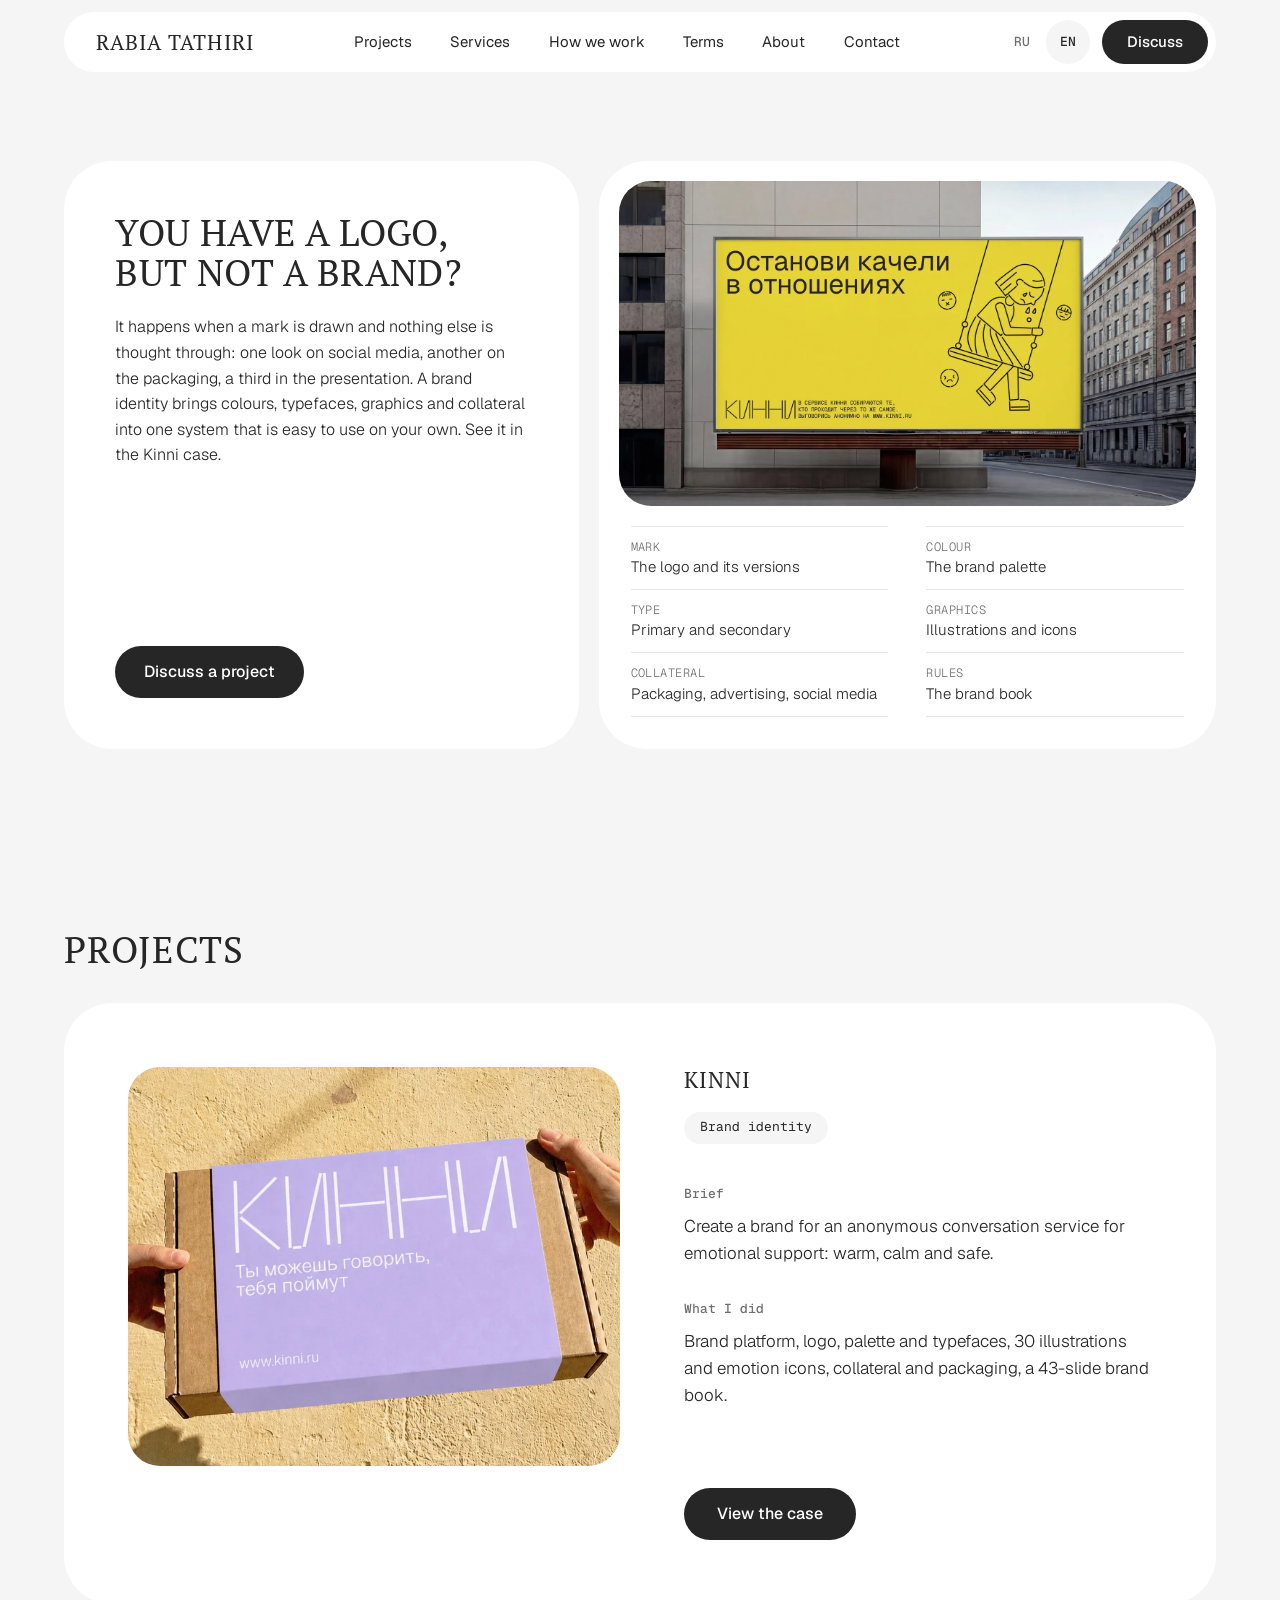
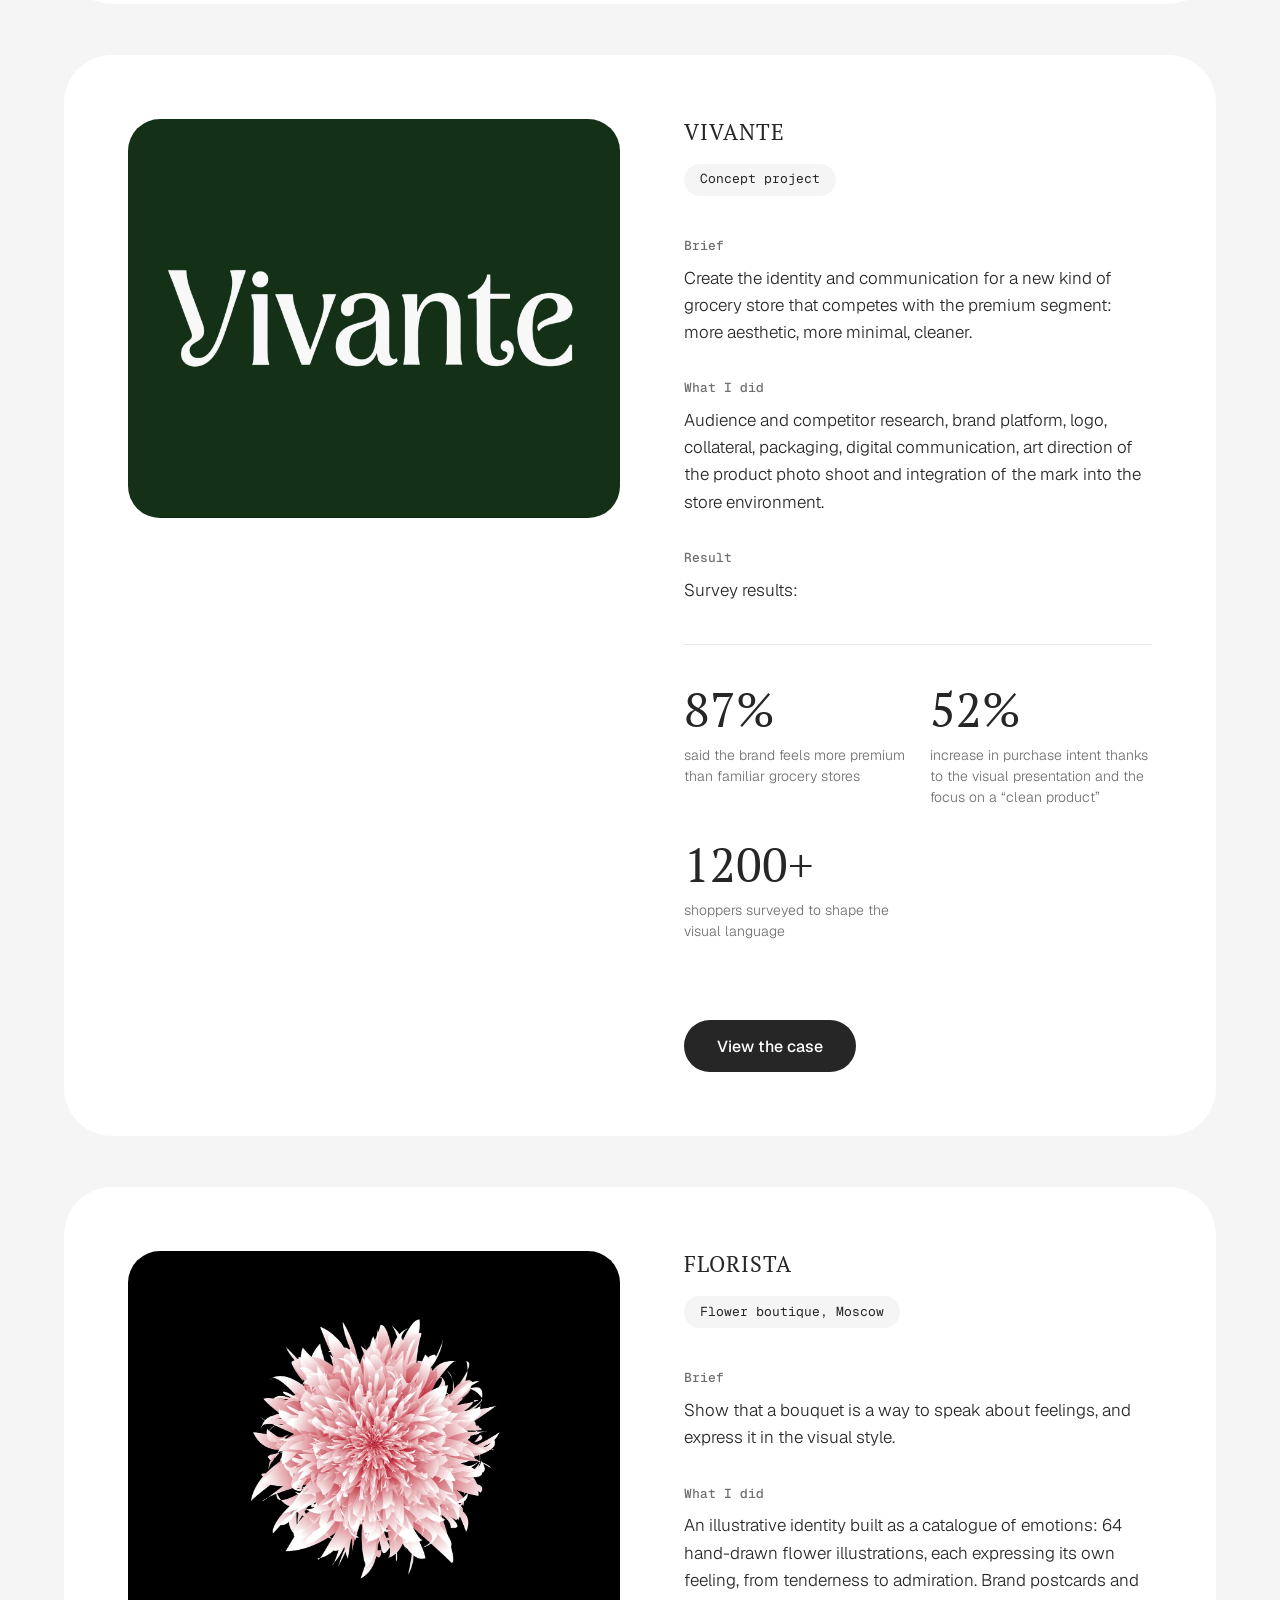
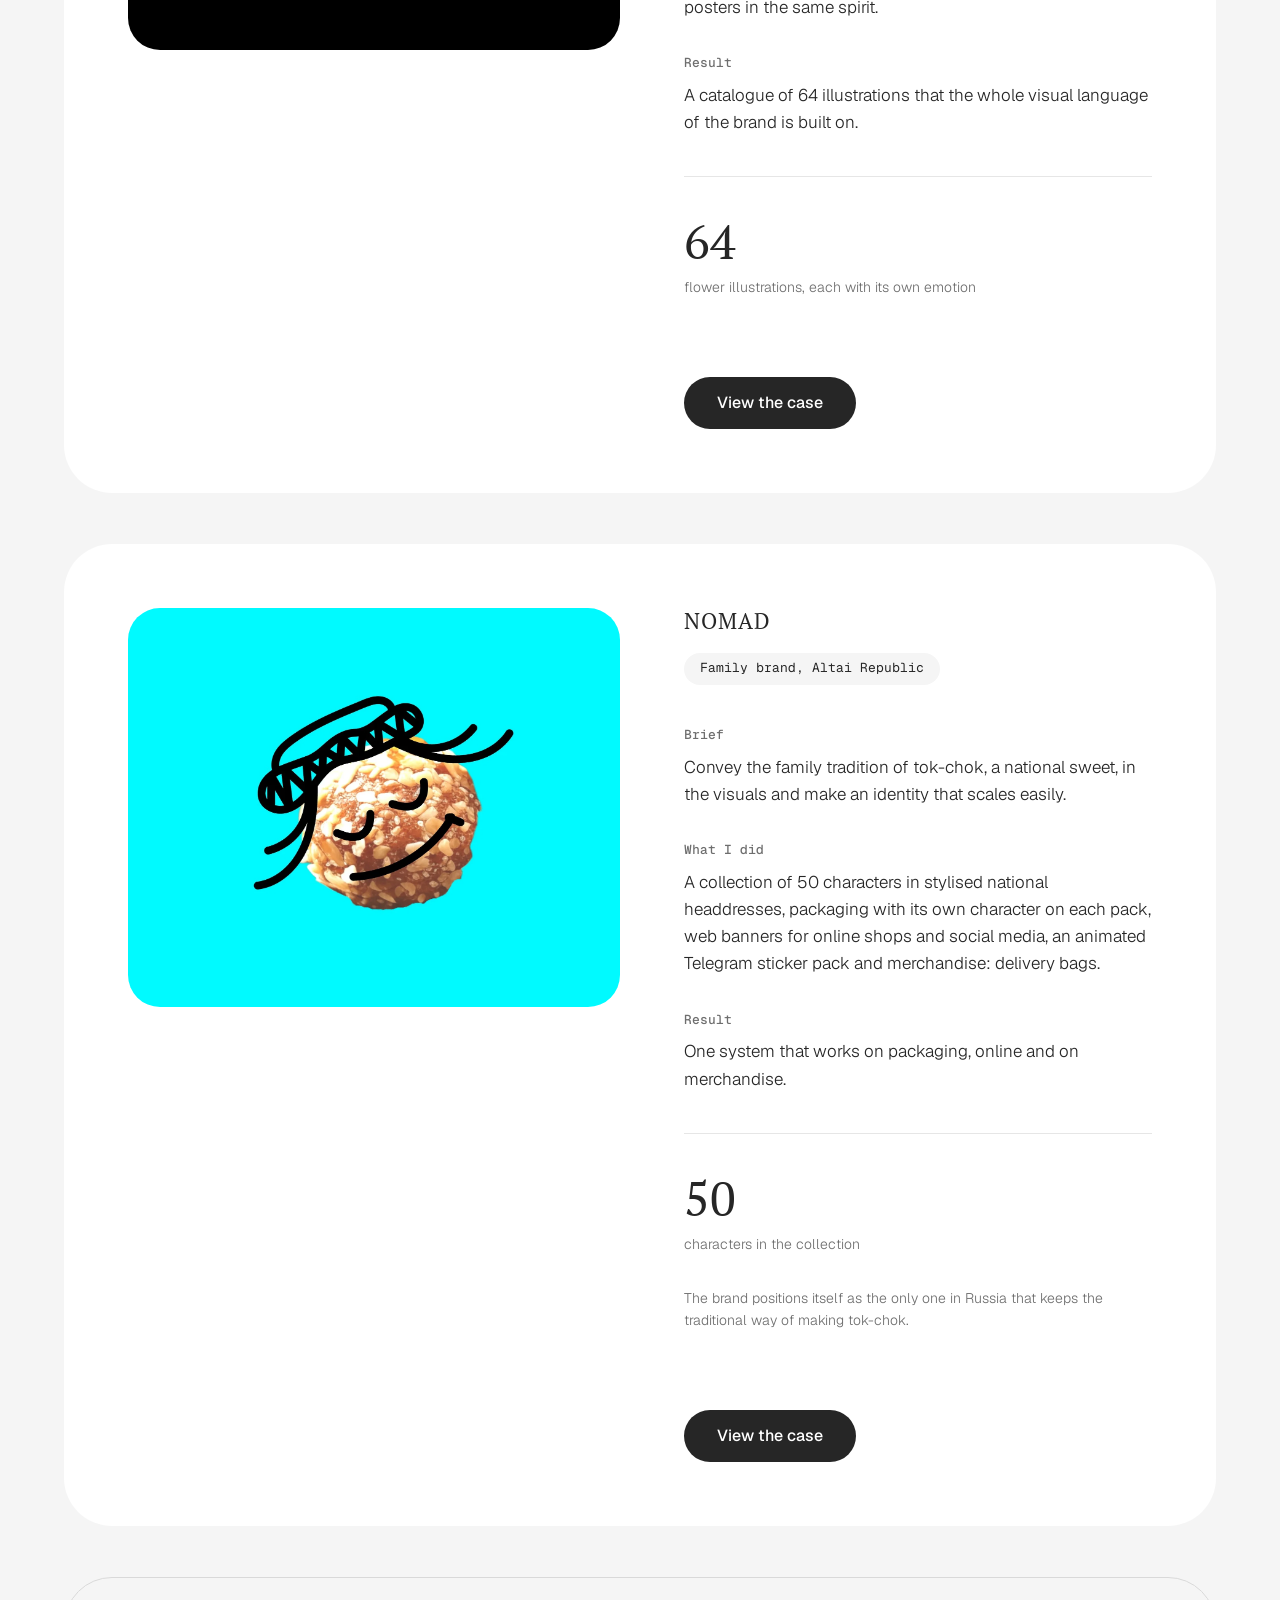
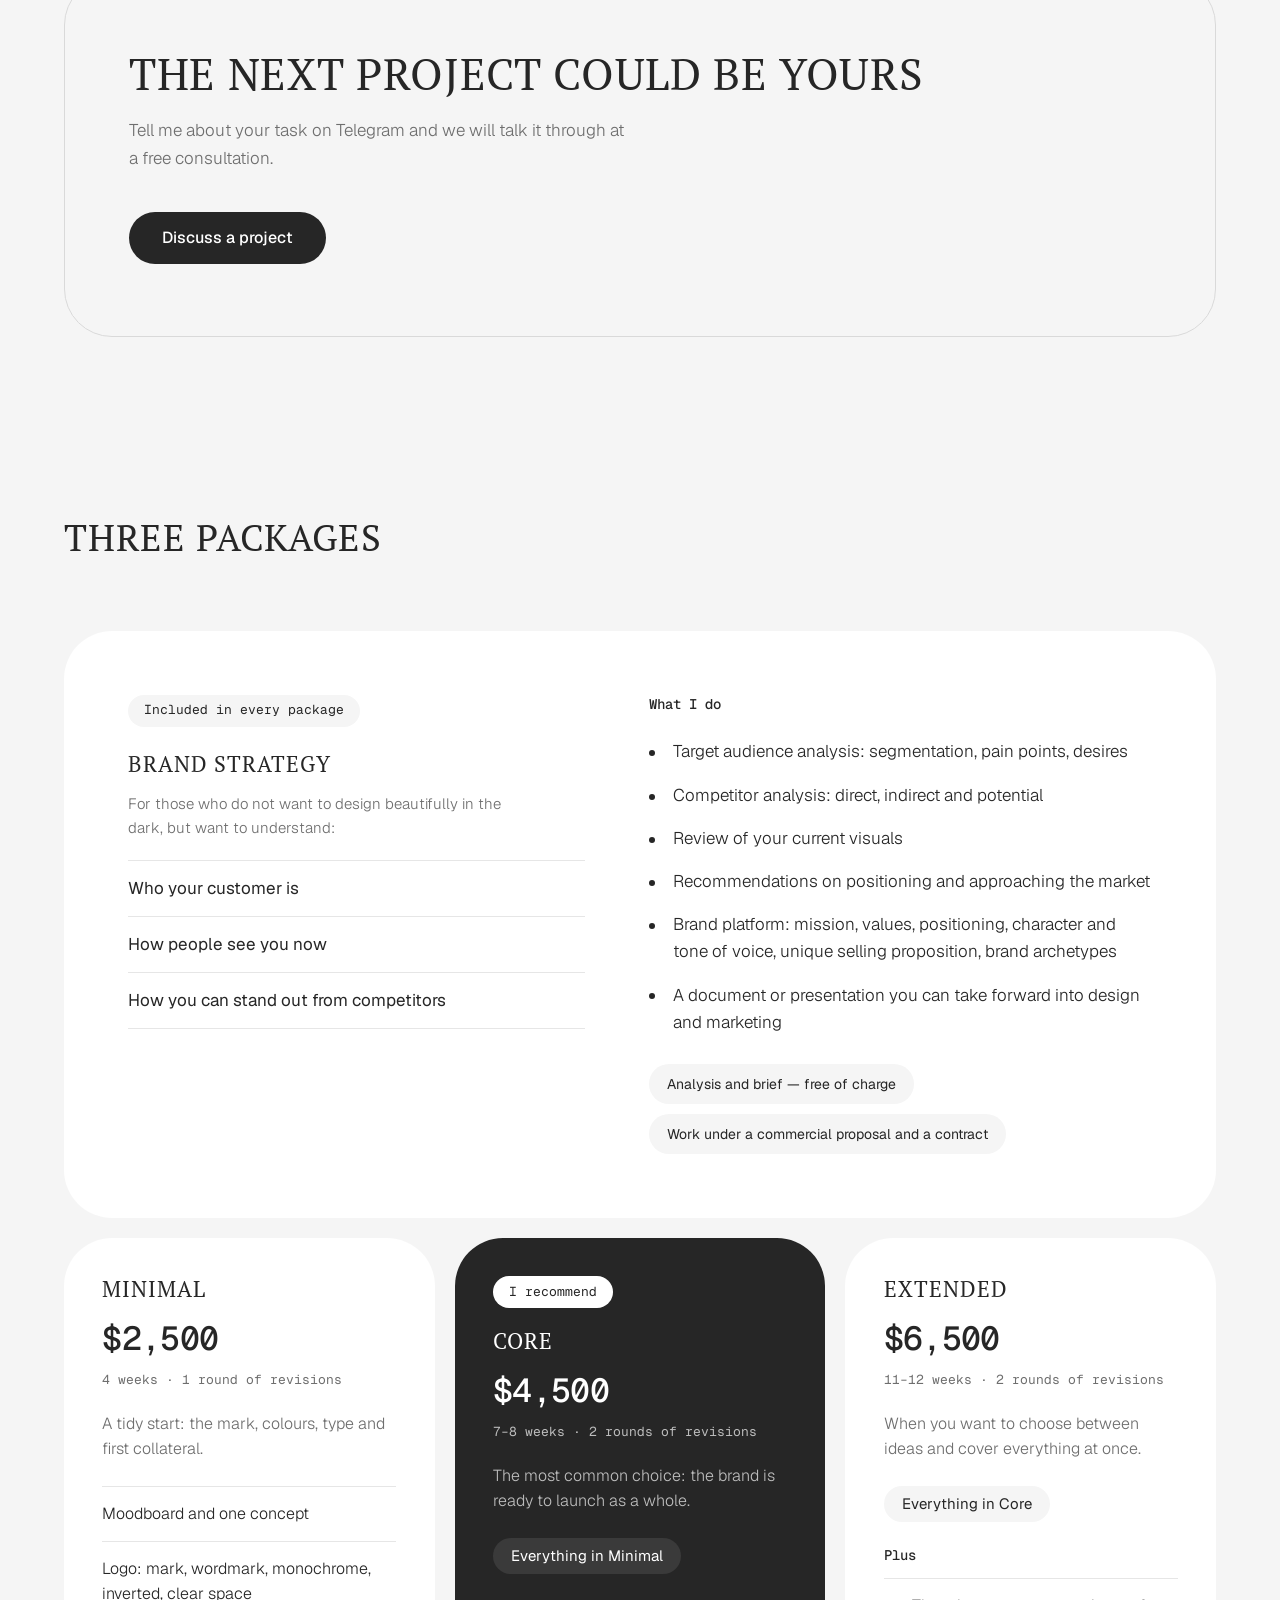
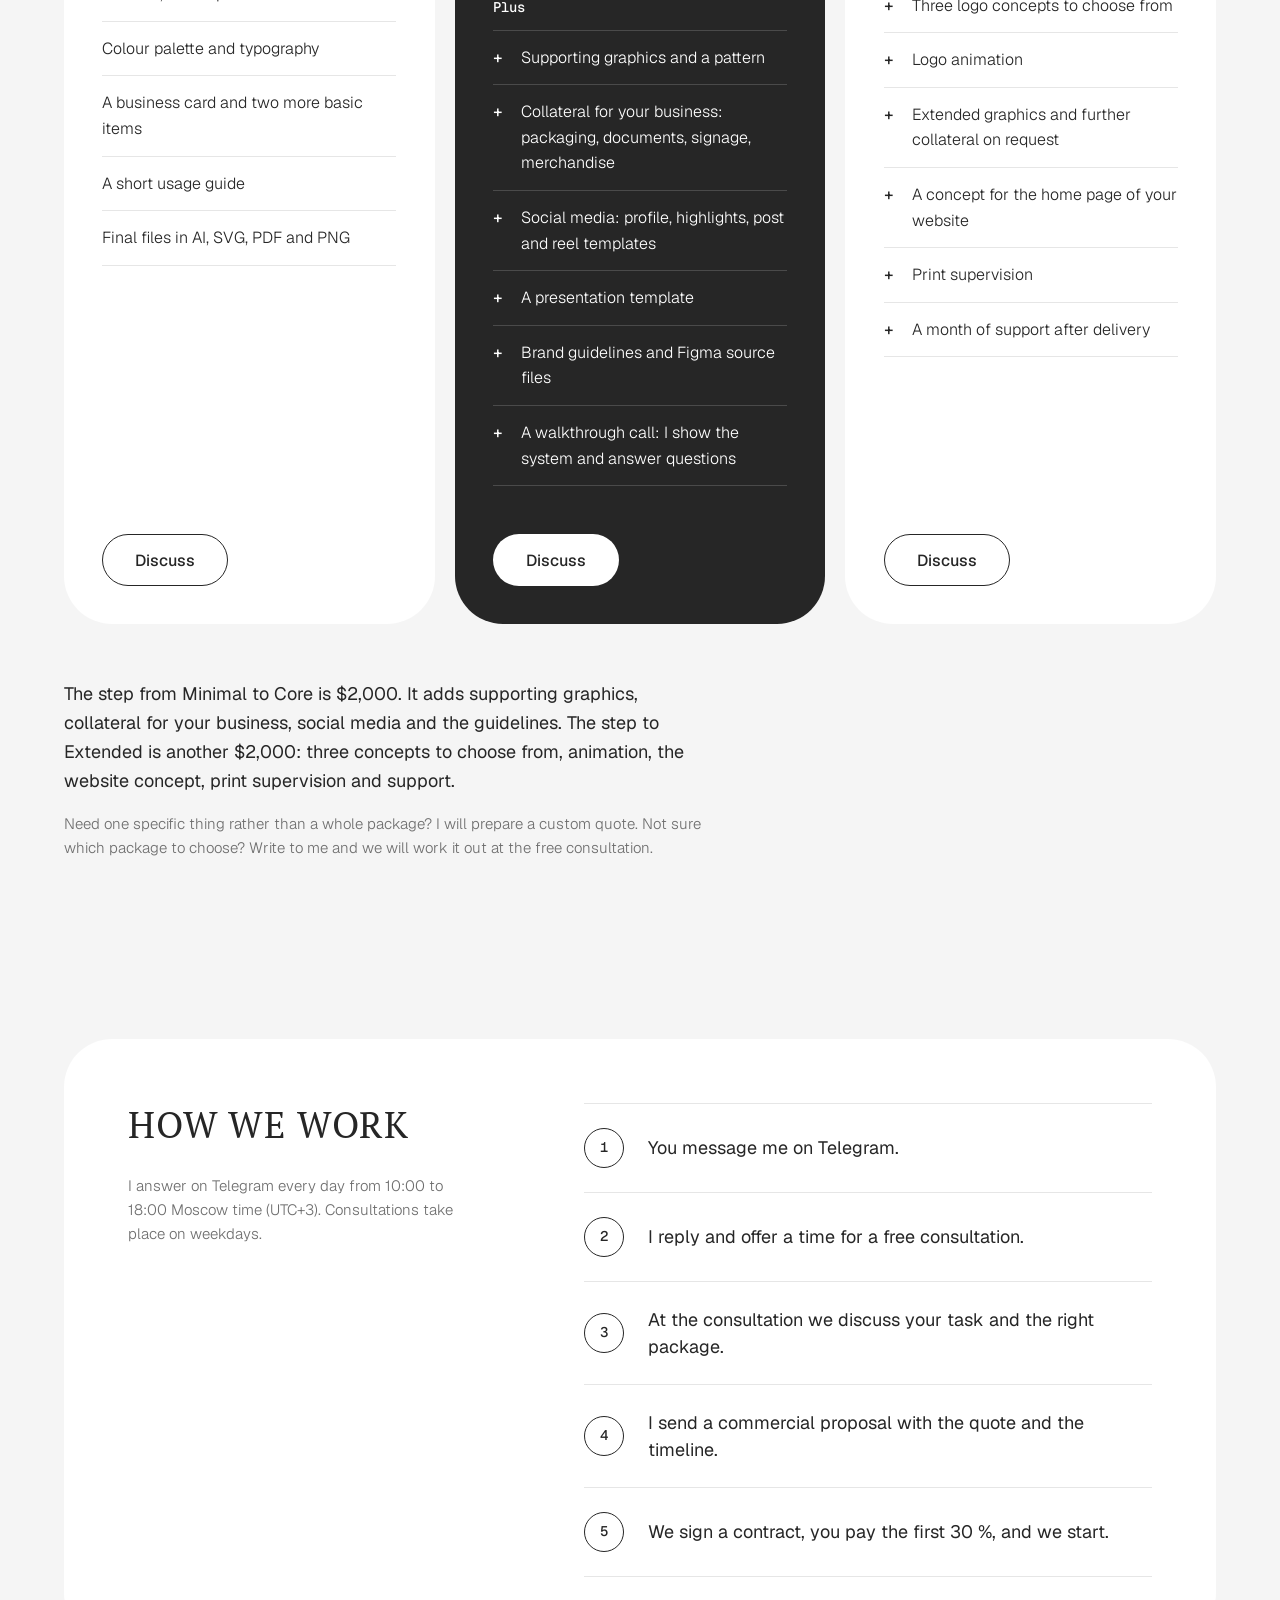
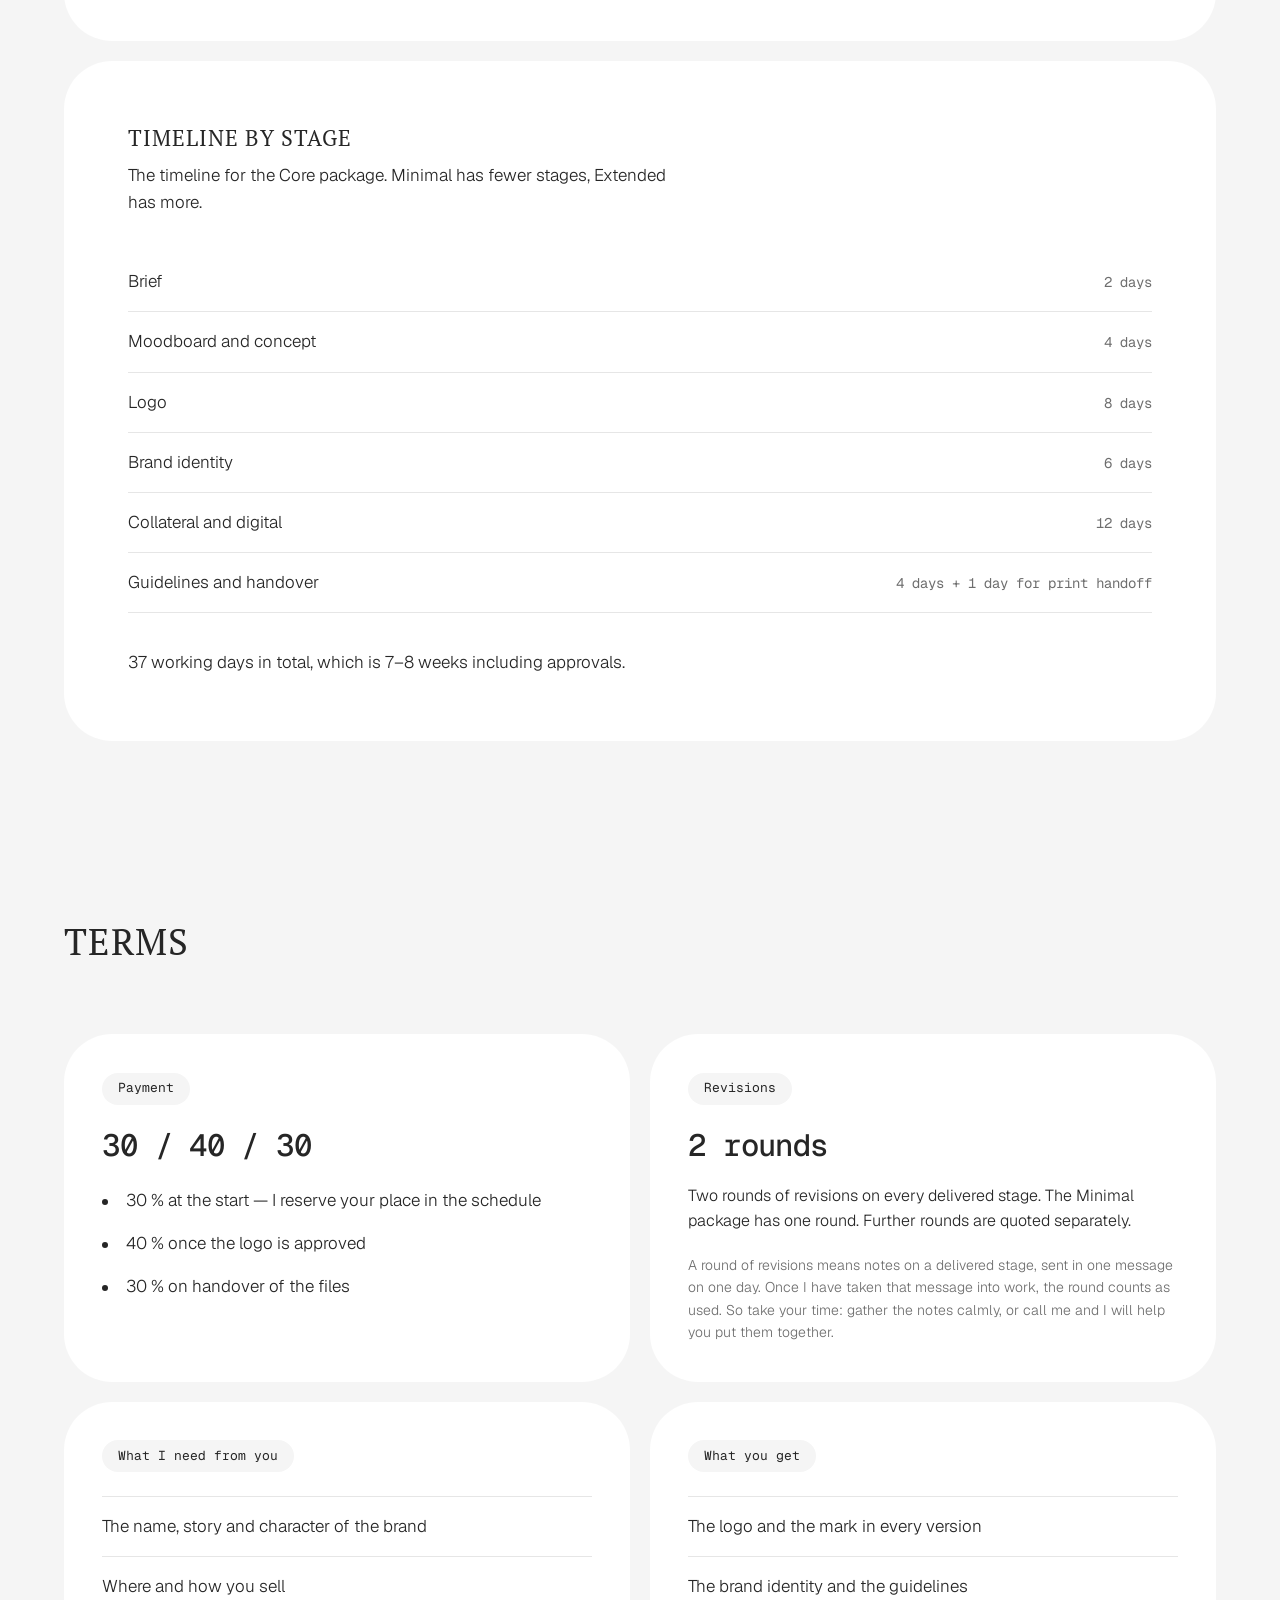
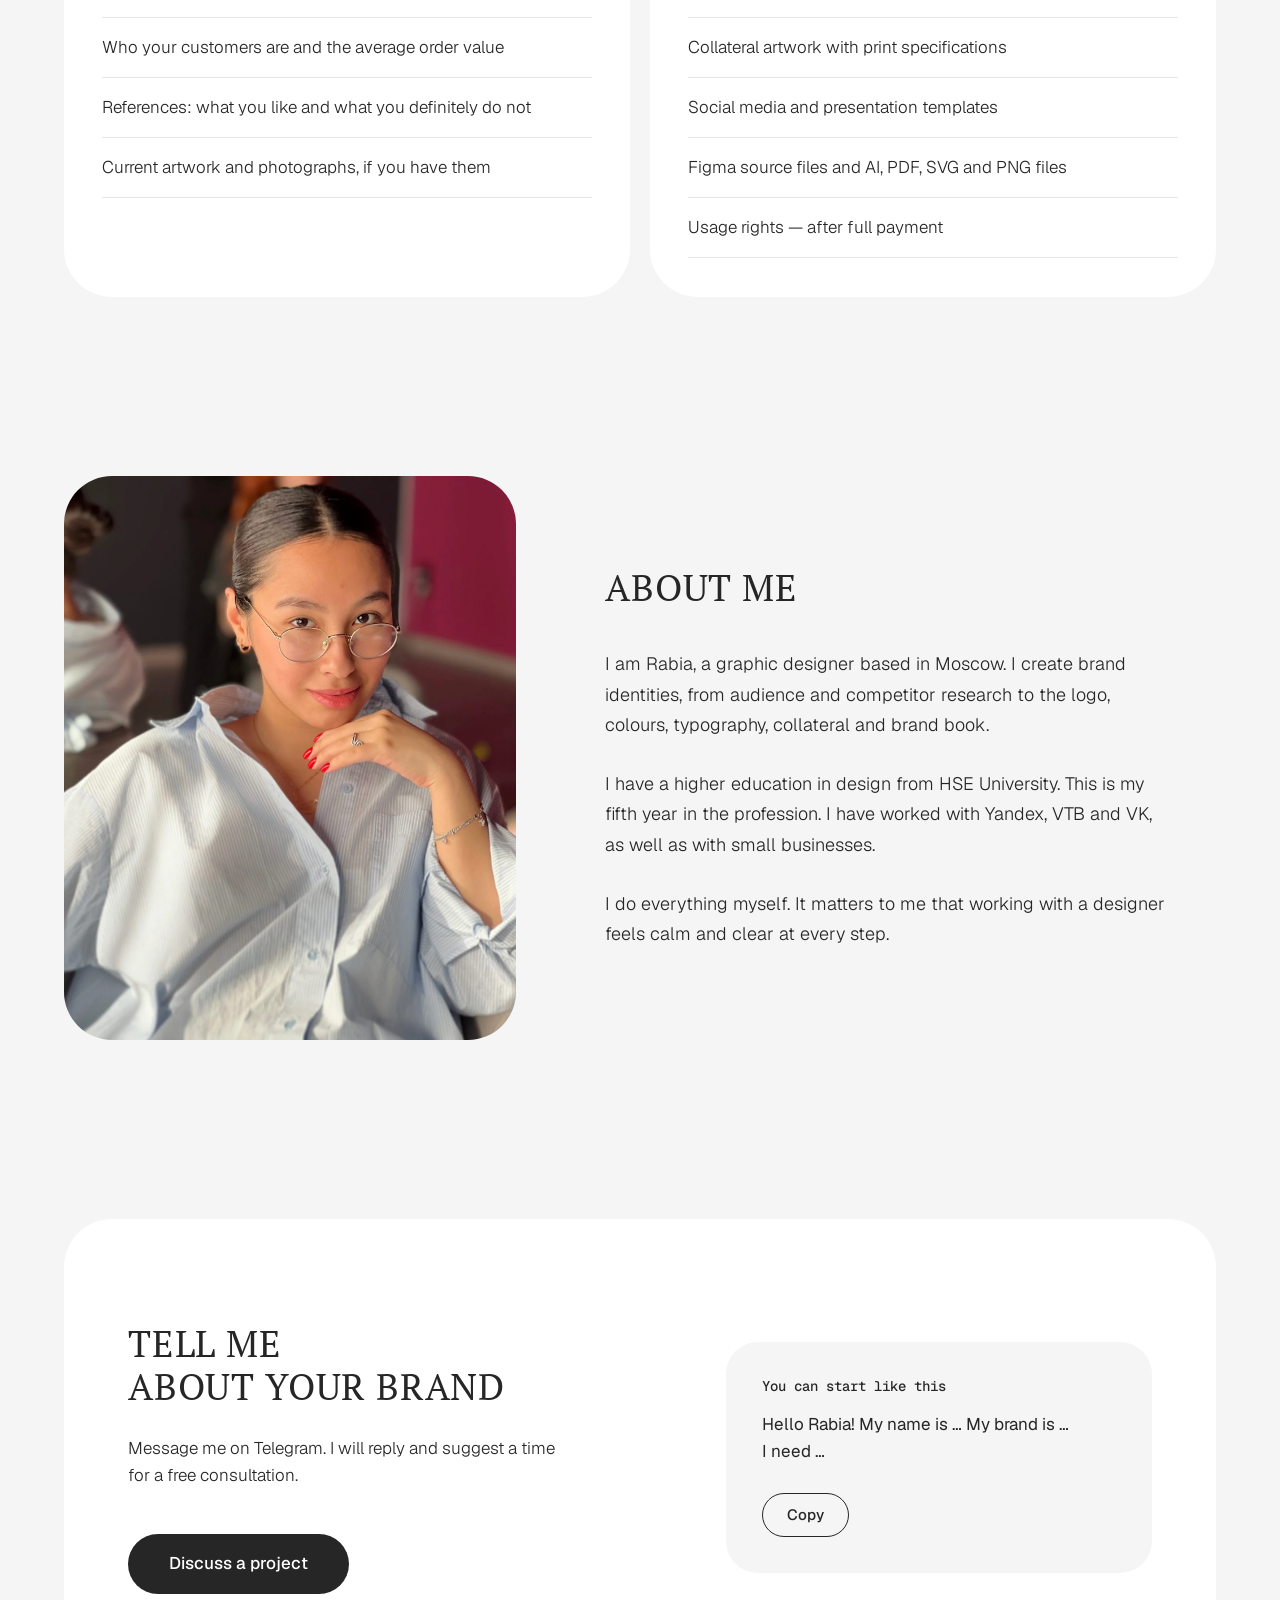
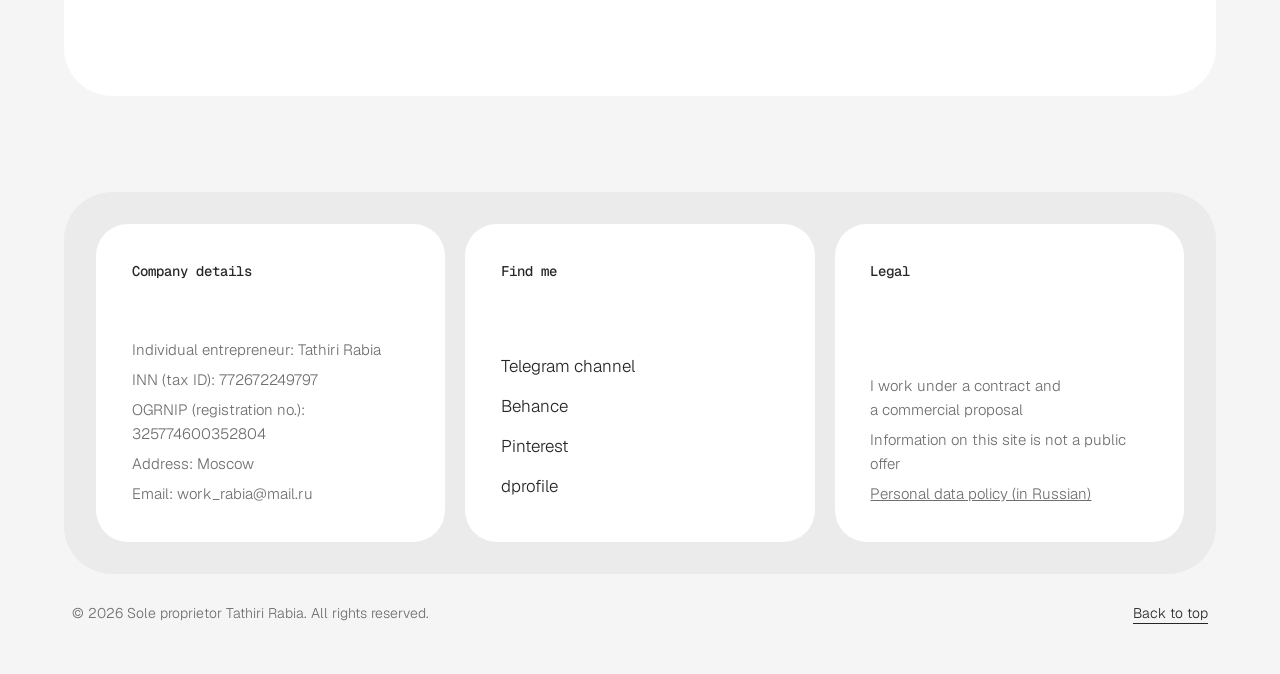
<file: index.html>
<!doctype html>
<html lang="ru">
<head>
  <meta charset="utf-8">
  <meta name="viewport" content="width=device-width, initial-scale=1">
  <title>Rabia — графический дизайнер, фирменный стиль, Москва</title>
  <meta name="description" content="Rabia, графический дизайнер из Москвы. Фирменный стиль под ключ: исследование, логотип, цвета, шрифты, носители и брендбук. Бесплатная консультация.">
  <meta name="theme-color" content="#F5F5F5">

  <!-- ЗАМЕНИТЬ: адрес сайта после публикации (см. README, раздел «Что заменить») -->
  <link rel="canonical" href="https://rabiatathiri.ru/">
  <meta property="og:type" content="website">
  <meta property="og:site_name" content="Rabia">
  <meta property="og:title" content="Rabia — графический дизайнер, фирменный стиль, Москва">
  <meta property="og:description" content="Фирменный стиль под ключ: исследование, логотип, цвета, шрифты, носители и брендбук. Бесплатная консультация.">
  <meta property="og:url" content="https://rabiatathiri.ru/">
  <meta property="og:image" content="https://rabiatathiri.ru/og.png">
  <meta property="og:locale" content="ru_RU">
  <meta property="og:locale:alternate" content="en_US">
  <meta name="twitter:card" content="summary_large_image">

  <link rel="icon" href="favicon.svg" type="image/svg+xml">
  <link rel="stylesheet" href="css/style.css">
</head>
<body>

<a class="skip" href="#main" data-i18n="skip">К содержимому</a>

<div class="header-wrap">
  <header class="site-header container">
    <a class="wordmark" href="#top" data-i18n-attr="aria-label:nav.home" aria-label="Rabia Tathiri, в начало страницы">Rabia Tathiri</a>

    <nav class="nav" id="nav" data-i18n-attr="aria-label:nav.menu" aria-label="Меню">
      <a href="#projects" data-i18n="nav.projects">Проекты</a>
      <a href="#services" data-i18n="nav.services">Услуги</a>
      <a href="#process" data-i18n="nav.process">Как мы работаем</a>
      <a href="#terms" data-i18n="nav.terms">Условия</a>
      <a href="#about" data-i18n="nav.about">Обо мне</a>
      <a href="#contacts" data-i18n="nav.contacts">Контакты</a>
    </nav>

    <div class="header-actions">
      <div class="lang" role="group" data-i18n-attr="aria-label:nav.lang" aria-label="Язык сайта">
        <button type="button" data-lang="ru" aria-pressed="true">RU</button>
        <button type="button" data-lang="en" aria-pressed="false">EN</button>
      </div>
      <a class="btn btn--dark btn--sm header-write" data-link="telegram" data-i18n="nav.write" href="https://t.me/work_rabia">Обсудить</a>
      <button type="button" class="menu-btn" id="menu-btn" aria-expanded="false" aria-controls="nav" data-i18n="nav.menu">Меню</button>
    </div>
  </header>
</div>

<main id="main">
  <span id="top"></span>

  <!-- Первый экран -->
  <section class="hero container" id="hero">
    <div class="hero-text card">
      <h1 data-i18n="hero.title">Логотип есть,<br>а бренда нет?</h1>
      <p class="hero-lead" data-i18n="hero.lead"></p>
      <div class="hero-bottom">
        <div class="hero-actions">
          <a class="btn btn--dark btn--lg" data-link="telegram" data-i18n="hero.cta" href="https://t.me/work_rabia">Обсудить проект</a>
        </div>
      </div>
    </div>

    <div class="hero-side card">
      <div class="hero-kinni" id="hero-kinni" role="img" data-i18n-attr="aria-label:hero.demo.alt" aria-label="Фирменный стиль Кинни: знак, носители и упаковка"><img class="is-on" src="images/kinni/bb-36.webp" alt=""></div>
      <ul class="syschecks" data-checks="hero.checks"></ul>
    </div>
  </section>

  <!-- Проекты -->
  <section class="section container" id="projects">
    <div class="section-head">
      <h2 data-i18n="projects.title">Проекты</h2>
    </div>
    <div class="projects" id="project-list"></div>
  </section>

  <!-- Услуги -->
  <section class="section container" id="services">
    <div class="section-head">
      <h2 data-i18n="services.title">Три пакета</h2>
    </div>

    <article class="card shared">
      <div class="shared-main">
        <p class="chip" data-i18n="services.shared.tag"></p>
        <h3 data-i18n="services.shared.title"></h3>
        <p class="strat-lead" data-i18n="services.shared.lead"></p>
        <ul class="questions" data-list="services.shared.questions"></ul>
      </div>
      <div class="shared-do">
        <h4 data-i18n="services.shared.doTitle"></h4>
        <ul class="dots" data-list="services.shared.items"></ul>
        <ul class="extras" data-list="services.shared.extras"></ul>
      </div>
    </article>

    <div class="tariffs">
      <article class="card tariff">
        <h3 data-i18n="services.min.name"></h3>
        <p class="price"><span class="price-num" data-i18n="services.min.price"></span></p>
        <p class="terms" data-i18n="services.min.terms"></p>
        <p class="fit" data-i18n="services.min.fit"></p>
        <ul class="lines" data-list="services.min.items"></ul>
        <a class="btn btn--outline tariff-cta" data-link="telegram" data-i18n="services.cta" href="https://t.me/work_rabia"></a>
      </article>

      <article class="card tariff tariff--dark">
        <p class="rec" data-i18n="services.rec"></p>
        <h3 data-i18n="services.base.name"></h3>
        <p class="price"><span class="price-num" data-i18n="services.base.price"></span></p>
        <p class="terms" data-i18n="services.base.terms"></p>
        <p class="fit" data-i18n="services.base.fit"></p>
        <p class="base" data-i18n="services.base.base"></p>
        <h4 class="more" data-i18n="services.base.addTitle"></h4>
        <ul class="lines plus" data-list="services.base.items"></ul>
        <a class="btn btn--light tariff-cta" data-link="telegram" data-i18n="services.cta" href="https://t.me/work_rabia"></a>
      </article>

      <article class="card tariff">
        <h3 data-i18n="services.max.name"></h3>
        <p class="price"><span class="price-num" data-i18n="services.max.price"></span></p>
        <p class="terms" data-i18n="services.max.terms"></p>
        <p class="fit" data-i18n="services.max.fit"></p>
        <p class="base" data-i18n="services.max.base"></p>
        <h4 class="more" data-i18n="services.max.addTitle"></h4>
        <ul class="lines plus" data-list="services.max.items"></ul>
        <a class="btn btn--outline tariff-cta" data-link="telegram" data-i18n="services.cta" href="https://t.me/work_rabia"></a>
      </article>
    </div>

    <p class="diff" data-i18n="services.diff"></p>
    <p class="foot" data-i18n="services.foot"></p>
  </section>

  <!-- Как мы работаем -->
  <section class="section container" id="process">
    <div class="card process">
      <div class="process-head">
        <h2 data-i18n="process.title">Как мы работаем</h2>
        <p class="note" data-i18n="process.note"></p>
      </div>
      <ol class="steps-list" data-list="process.steps"></ol>
    </div>

    <div class="card stages">
      <div class="stages-head">
        <h3 data-i18n="process.stagesTitle"></h3>
        <p class="note" data-i18n="process.stagesNote"></p>
      </div>
      <ul class="stages-list" id="stages-list"></ul>
      <p class="stages-total" data-i18n="process.total"></p>
    </div>
  </section>

  <!-- Условия -->
  <section class="section container" id="terms">
    <div class="section-head">
      <h2 data-i18n="terms.title">Условия</h2>
    </div>
    <div class="terms-grid">
      <article class="card term">
        <p class="chip" data-i18n="terms.payment.tag"></p>
        <p class="term-big" data-i18n="terms.payment.big"></p>
        <ul class="dots" data-list="terms.payment.items"></ul>
      </article>

      <article class="card term">
        <p class="chip" data-i18n="terms.edits.tag"></p>
        <p class="term-big" data-i18n="terms.edits.big"></p>
        <p class="term-text" data-i18n="terms.edits.text"></p>
        <p class="term-note" data-i18n="terms.edits.note"></p>
      </article>

      <article class="card term">
        <p class="chip" data-i18n="terms.need.tag"></p>
        <ul class="lines" data-list="terms.need.items"></ul>
      </article>

      <article class="card term">
        <p class="chip" data-i18n="terms.get.tag"></p>
        <ul class="lines" data-list="terms.get.items"></ul>
      </article>
    </div>
  </section>

  <!-- Обо мне -->
  <section class="section container about" id="about">
    <div id="about-photo"></div>
    <div class="about-text">
      <h2 data-i18n="about.title">Обо мне</h2>
      <div class="paras" data-paras="about.paras"></div>
    </div>
  </section>

  <!-- Контакты -->
  <section class="section container" id="contacts">
    <div class="card contacts">
      <div class="contacts-main">
        <h2 data-i18n="contacts.title">Расскажите о своём бренде</h2>
        <p data-i18n="contacts.text"></p>
        <a class="btn btn--dark btn--lg" data-link="telegram" data-i18n="contacts.btn" href="https://t.me/work_rabia">Обсудить проект</a>
      </div>
      <div class="template">
        <h3 data-i18n="contacts.templateTitle"></h3>
        <p class="template-text" id="template-text" data-i18n="contacts.template"></p>
        <button type="button" class="btn btn--outline btn--sm" id="copy-btn" data-i18n="contacts.copy">Скопировать</button>
      </div>
    </div>
  </section>
</main>

<footer class="footer container">
  <div class="footer-panel">
    <div class="footer-grid">
      <section class="fcard">
        <p class="flabel" data-i18n="footer.legalTitle"></p>
        <div class="fbody">
          <p class="footer-name" data-i18n="footer.name"></p>
          <p id="f-inn"></p>
          <p id="f-ogrnip"></p>
          <p id="f-address"></p>
          <p id="f-email"></p>
        </div>
      </section>
      <section class="fcard">
        <p class="flabel" data-i18n="footer.linksTitle"></p>
        <ul class="flinks">
          <li><a data-link="channel" data-i18n="contacts.channel" href="https://t.me/rabia_tathiri">Telegram-канал</a></li>
          <li><a data-link="behance" data-i18n="contacts.behance" href="https://www.behance.net/rabiatathiri">Behance</a></li>
          <li><a data-link="pinterest" data-i18n="contacts.pinterest" href="https://www.pinterest.com/rabia_tathiri/">Pinterest</a></li>
          <li><a data-link="dprofile" data-i18n="contacts.dprofile" href="https://dprofile.ru/rabiata">dprofile</a></li>
        </ul>
      </section>
      <section class="fcard">
        <p class="flabel" data-i18n="footer.workTitle"></p>
        <div class="fbody">
          <p data-i18n="footer.contract"></p>
          <p data-i18n="footer.offer"></p>
          <p><a href="privacy.html" data-i18n="footer.privacy">Политика обработки персональных данных</a></p>
        </div>
      </section>
    </div>
  </div>
  <div class="footer-bottom">
    <p data-i18n="footer.copy"></p>
    <a href="#top" data-i18n="footer.top"></a>
  </div>
</footer>

<noscript><p class="noscript">Для работы сайта нужен JavaScript. Telegram: <a href="https://t.me/work_rabia">@work_rabia</a></p></noscript>

<script src="content/settings.js"></script>
<script src="content/kinni.js"></script>
<script src="content/texts.js"></script>
<script src="content/projects.js"></script>
<script src="js/transitions.js"></script>
<script src="js/main.js"></script>
</body>
</html>
</file>
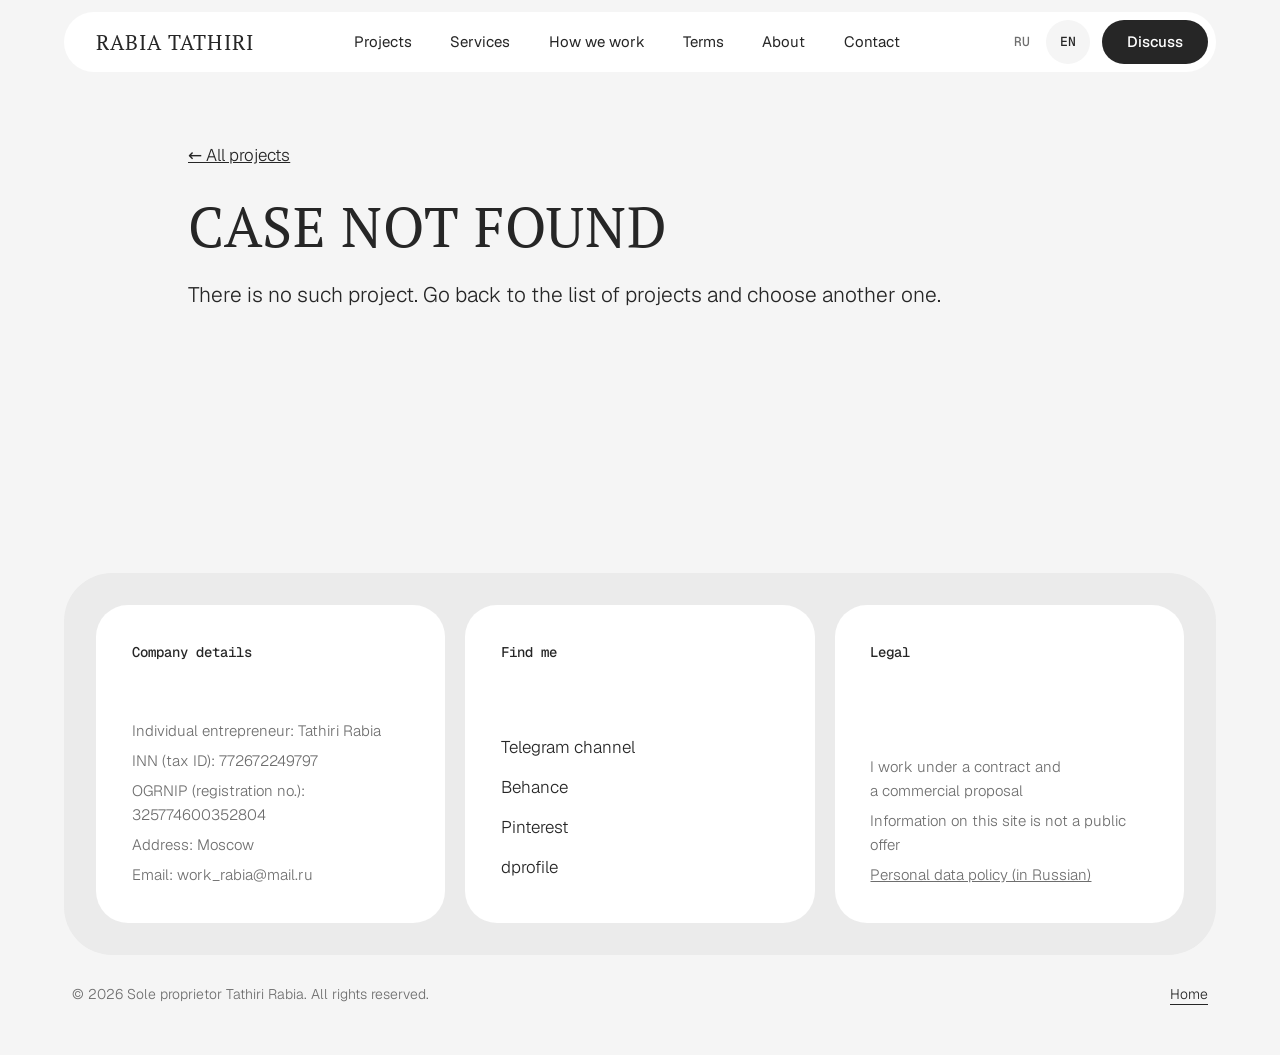
<file: case.html>
<!doctype html>
<html lang="ru">
<head>
<meta charset="utf-8">
<meta name="viewport" content="width=device-width, initial-scale=1">
<title>Кейс — Rabia Tathiri</title>
<meta name="description" content="">
<link rel="icon" href="favicon.svg" type="image/svg+xml">
<link rel="stylesheet" href="css/style.css">
</head>
<body>
<a class="skip" href="#main" data-i18n="skip">К содержимому</a>

<div class="header-wrap">
  <header class="site-header container">
    <a class="wordmark" href="index.html" data-i18n-attr="aria-label:nav.home" aria-label="Rabia Tathiri, в начало страницы">Rabia Tathiri</a>

    <nav class="nav" id="nav" data-i18n-attr="aria-label:nav.menu" aria-label="Меню">
      <a href="index.html#projects" data-i18n="nav.projects">Проекты</a>
      <a href="index.html#services" data-i18n="nav.services">Услуги</a>
      <a href="index.html#process" data-i18n="nav.process">Как мы работаем</a>
      <a href="index.html#terms" data-i18n="nav.terms">Условия</a>
      <a href="index.html#about" data-i18n="nav.about">Обо мне</a>
      <a href="index.html#contacts" data-i18n="nav.contacts">Контакты</a>
    </nav>

    <div class="header-actions">
      <div class="lang" role="group" data-i18n-attr="aria-label:nav.lang" aria-label="Язык сайта">
        <button type="button" data-lang="ru" aria-pressed="true">RU</button>
        <button type="button" data-lang="en" aria-pressed="false">EN</button>
      </div>
      <a class="btn btn--dark btn--sm header-write" data-link="telegram" data-i18n="nav.write" href="https://t.me/work_rabia">Обсудить</a>
      <button type="button" class="menu-btn" id="menu-btn" aria-expanded="false" aria-controls="nav" data-i18n="nav.menu">Меню</button>
    </div>
  </header>
</div>

<main class="case container" id="main">
  <a class="doc-back" href="index.html#projects" data-i18n="casePage.back">← Все проекты</a>
  <div class="case-head" id="case-head"></div>
  <div class="case-content" id="case-body"></div>
</main>

<footer class="footer container">
  <div class="footer-panel">
    <div class="footer-grid">
      <section class="fcard">
        <p class="flabel" data-i18n="footer.legalTitle"></p>
        <div class="fbody">
          <p class="footer-name" data-i18n="footer.name"></p>
          <p id="f-inn"></p>
          <p id="f-ogrnip"></p>
          <p id="f-address"></p>
          <p id="f-email"></p>
        </div>
      </section>
      <section class="fcard">
        <p class="flabel" data-i18n="footer.linksTitle"></p>
        <ul class="flinks">
          <li><a data-link="channel" data-i18n="contacts.channel" href="https://t.me/rabia_tathiri">Telegram-канал</a></li>
          <li><a data-link="behance" data-i18n="contacts.behance" href="https://www.behance.net/rabiatathiri">Behance</a></li>
          <li><a data-link="pinterest" data-i18n="contacts.pinterest" href="https://www.pinterest.com/rabia_tathiri/">Pinterest</a></li>
          <li><a data-link="dprofile" data-i18n="contacts.dprofile" href="https://dprofile.ru/rabiata">dprofile</a></li>
        </ul>
      </section>
      <section class="fcard">
        <p class="flabel" data-i18n="footer.workTitle"></p>
        <div class="fbody">
          <p data-i18n="footer.contract"></p>
          <p data-i18n="footer.offer"></p>
          <p><a href="privacy.html" data-i18n="footer.privacy">Политика обработки персональных данных</a></p>
        </div>
      </section>
    </div>
  </div>
  <div class="footer-bottom">
    <p data-i18n="footer.copy"></p>
    <a href="index.html" data-i18n="casePage.home">На главную</a>
  </div>
</footer>

<noscript><p class="noscript">Для работы сайта нужен JavaScript. Telegram: <a href="https://t.me/work_rabia">@work_rabia</a></p></noscript>

<script src="content/settings.js"></script>
<script src="content/texts.js"></script>
<script src="content/projects.js"></script>
<script src="content/kinni.js"></script>
<script src="js/transitions.js"></script>
<script src="js/main.js"></script>
</body>
</html>
</file>
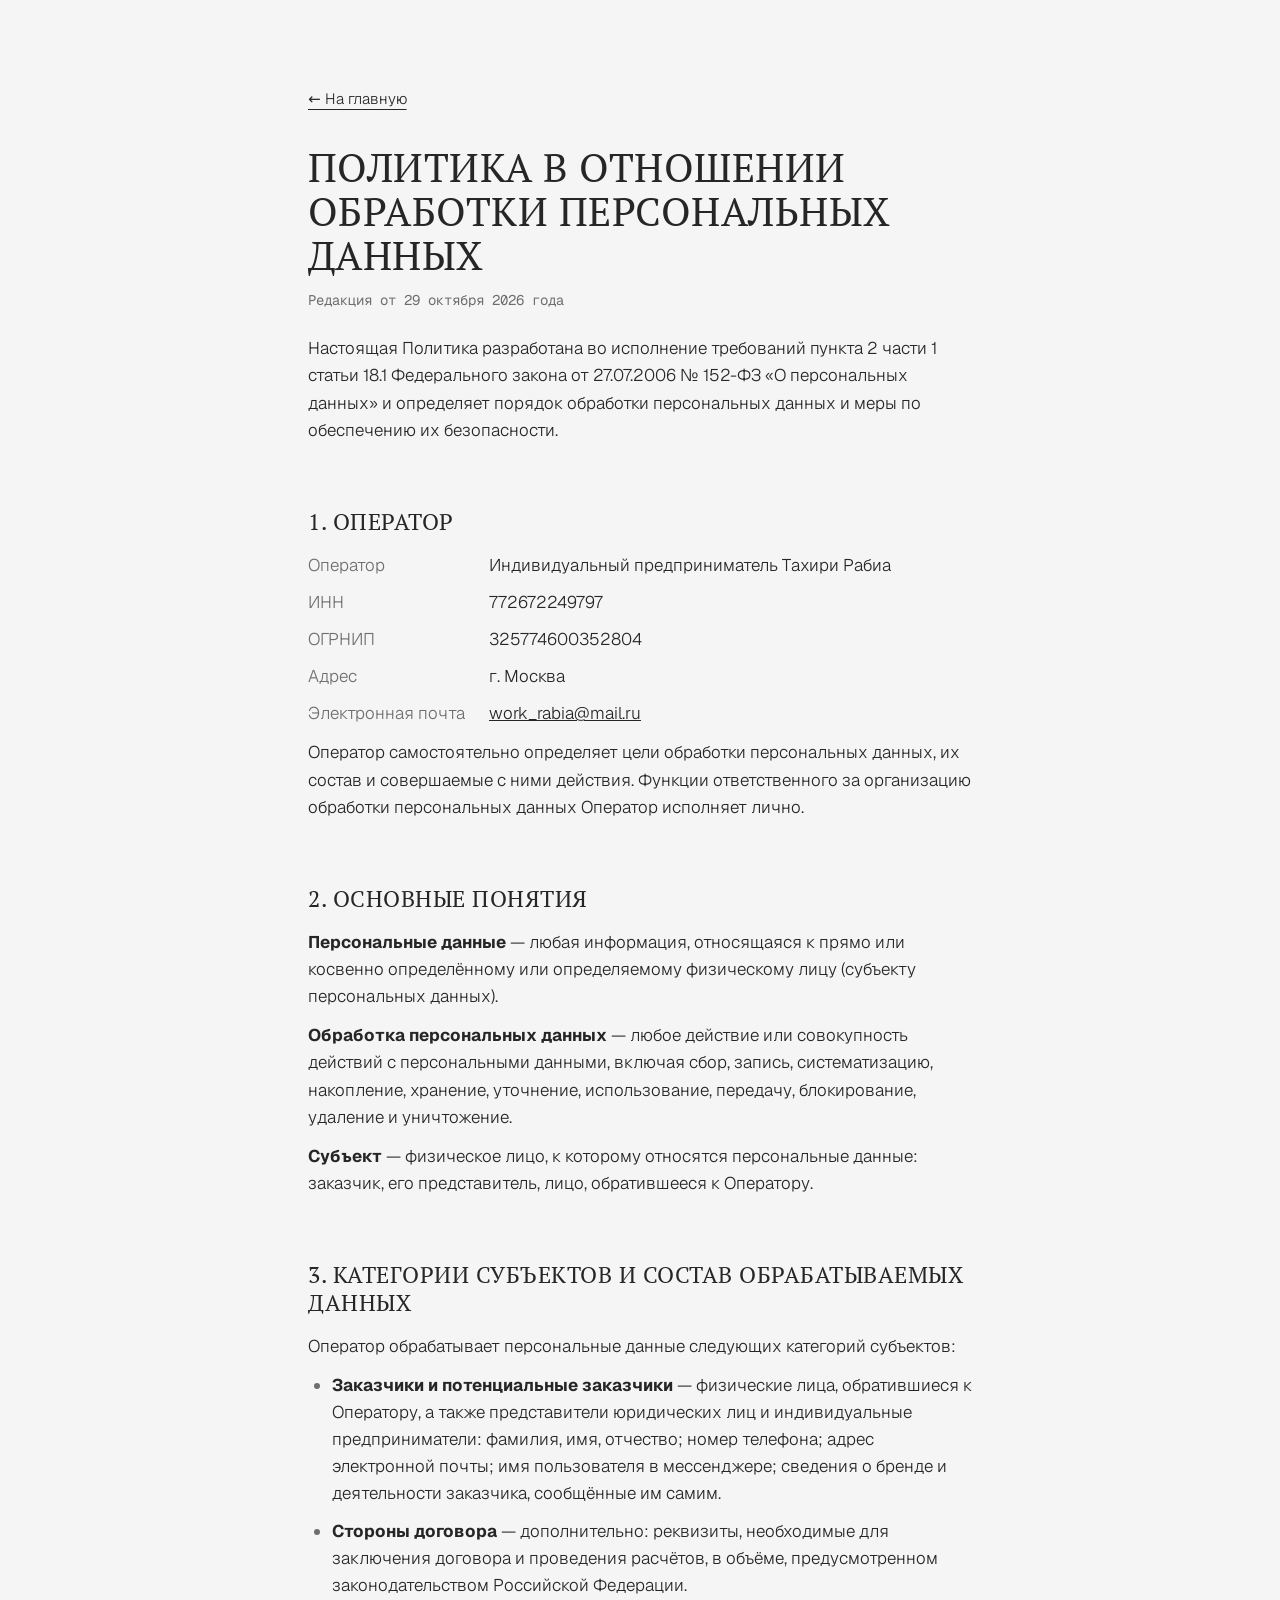
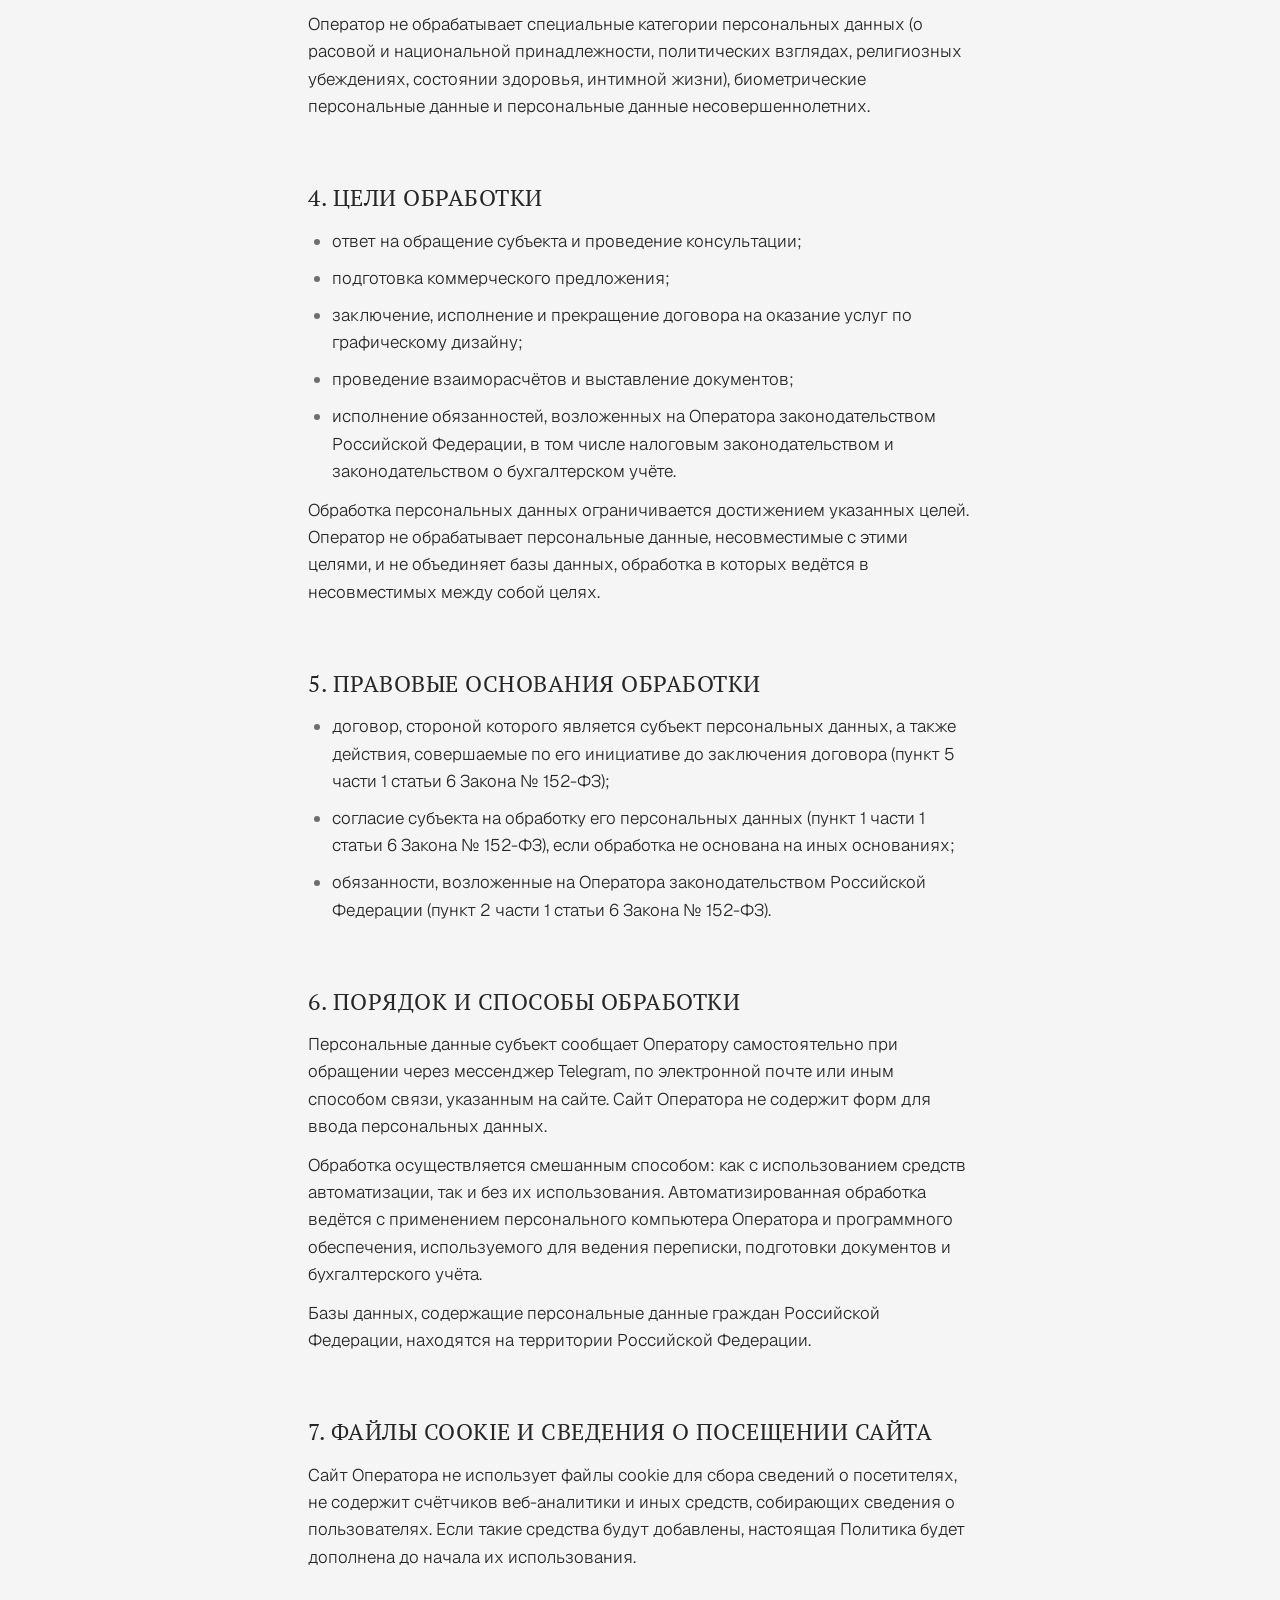
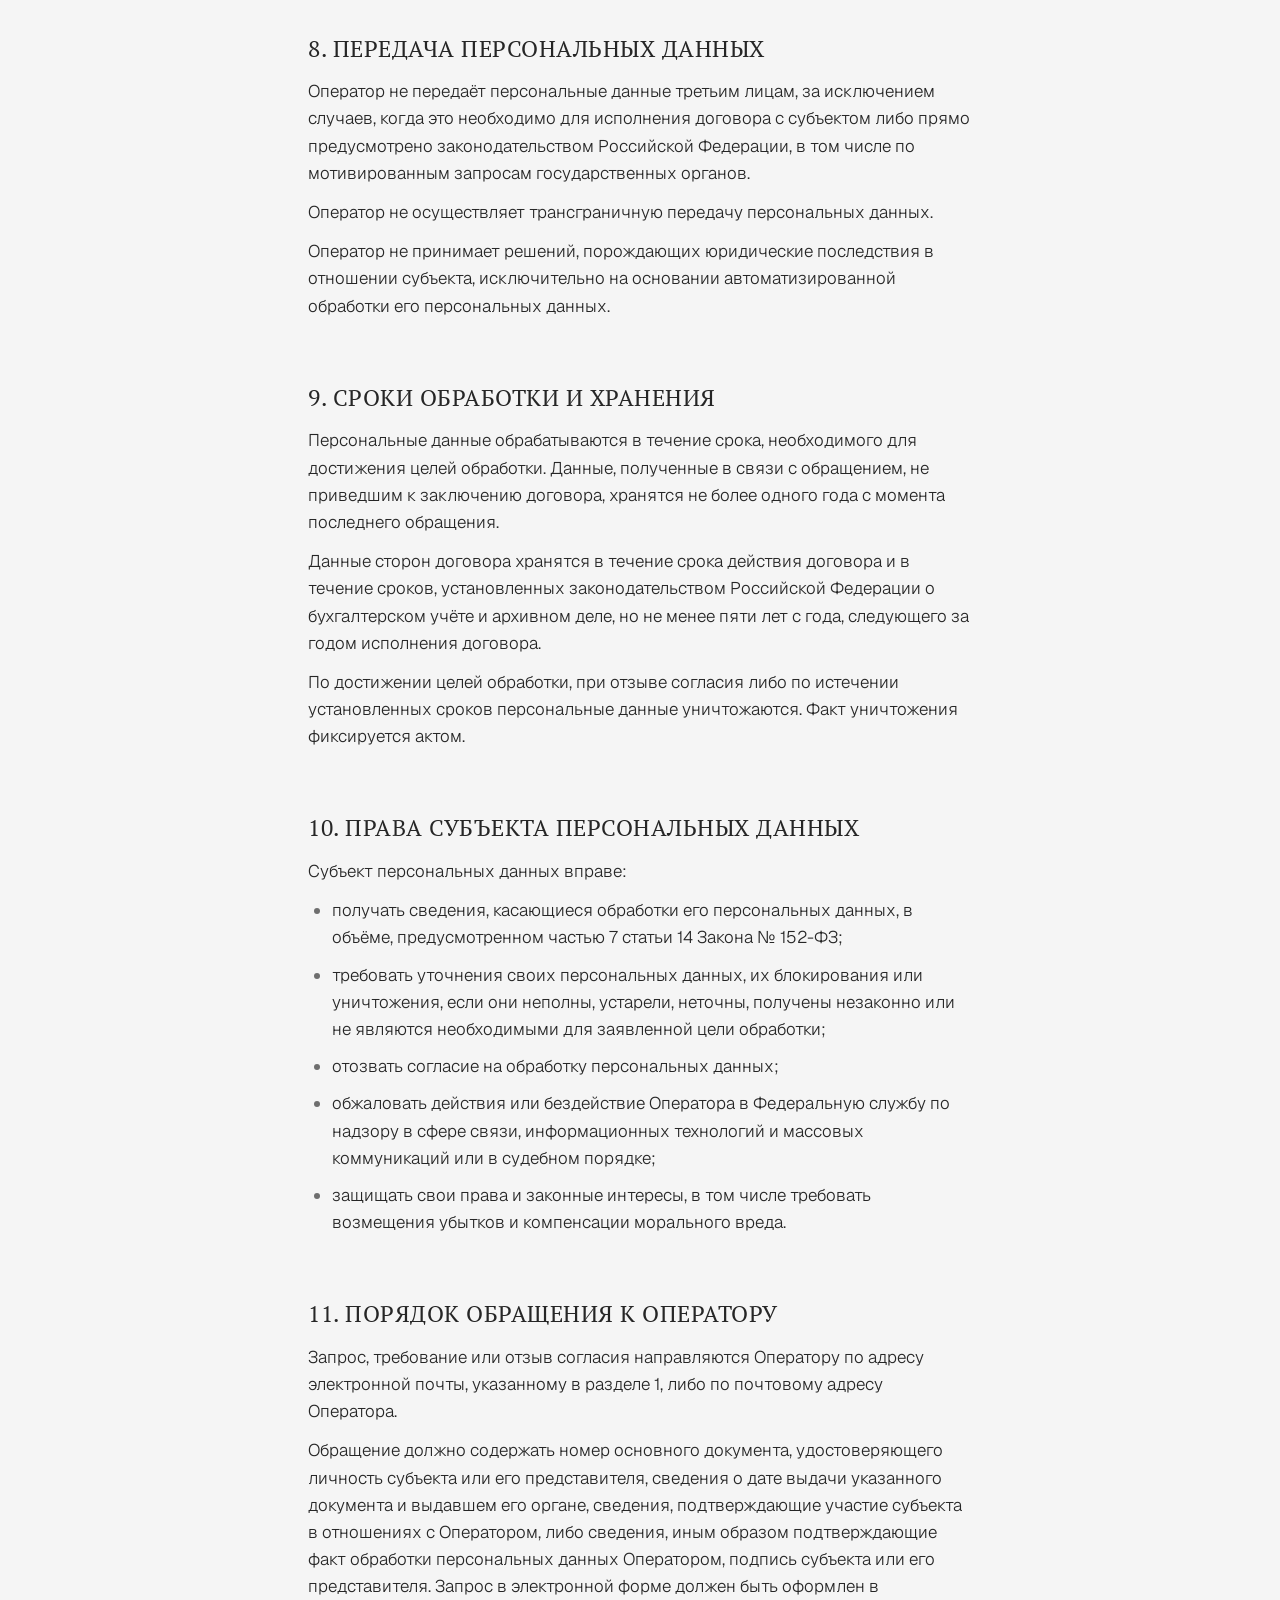
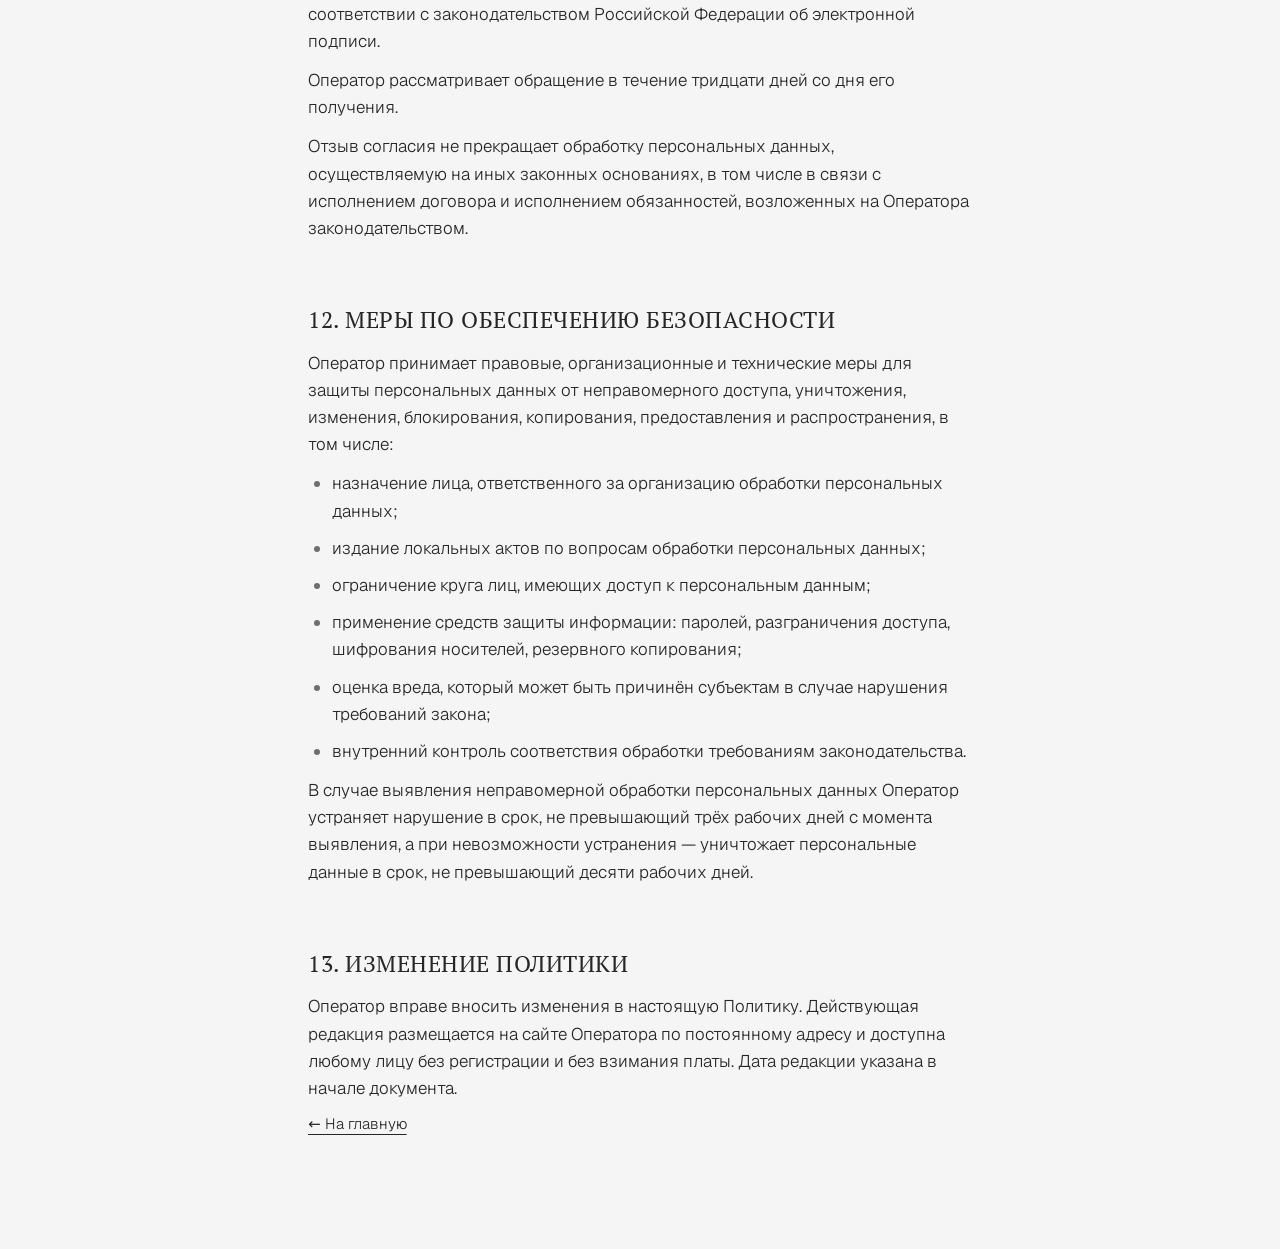
<file: privacy.html>
<!doctype html>
<html lang="ru">
<head>
<meta charset="utf-8">
<meta name="viewport" content="width=device-width, initial-scale=1">
<title>Политика обработки персональных данных — Rabia Tathiri</title>
<meta name="description" content="Политика индивидуального предпринимателя Тахири Рабиа в отношении обработки персональных данных.">
<meta name="robots" content="index, follow">
<link rel="icon" href="favicon.svg" type="image/svg+xml">
<link rel="stylesheet" href="css/style.css">
<style>
  .doc { max-width: 760px; padding-top: clamp(40px, 6vw, 88px); padding-bottom: clamp(64px, 8vw, 120px); }
  .doc-back { display: inline-flex; align-items: center; min-height: 44px; font-size: 15px; text-underline-offset: 5px; }
  .doc h1 { font-size: clamp(26px, 3.2vw, 40px); line-height: 1.1; margin-top: 24px; }
  .doc-date { margin-top: 16px; font-family: var(--mono); font-size: 14px; font-weight: 400; color: var(--muted); }
  .doc h2 { font-size: clamp(19px, 1.9vw, 23px); line-height: 1.2; margin-top: clamp(40px, 5vw, 64px); margin-bottom: 16px; }
  .doc p { margin-top: 12px; }
  .doc ul { margin-top: 12px; display: flex; flex-direction: column; gap: 10px; padding-left: 24px; list-style: disc; }
  .doc li::marker { color: var(--muted); }
  .doc .lead { margin-top: 24px; font-size: 17px; }
  .doc dl { margin-top: 16px; display: grid; grid-template-columns: max-content minmax(0, 1fr); gap: 10px 24px; }
  .doc dt { color: var(--muted); }
  .doc .fill { color: var(--muted); font-family: var(--mono); font-size: 14px; }
  @media (max-width: 560px) { .doc dl { grid-template-columns: minmax(0, 1fr); gap: 2px; } .doc dd { margin-bottom: 10px; } }
</style>
</head>
<body>

<main class="doc container" id="main">
  <a class="doc-back" href="index.html">← На главную</a>

  <h1>Политика в отношении обработки персональных данных</h1>
  <p class="doc-date">Редакция от 29 октября 2026 года</p>

  <p class="lead">Настоящая Политика разработана во исполнение требований пункта 2 части 1 статьи 18.1 Федерального закона от 27.07.2006 № 152-ФЗ «О персональных данных» и определяет порядок обработки персональных данных и меры по обеспечению их безопасности.</p>

  <h2>1. Оператор</h2>
  <dl>
    <dt>Оператор</dt><dd>Индивидуальный предприниматель Тахири Рабиа</dd>
    <dt>ИНН</dt><dd id="p-inn"></dd>
    <dt>ОГРНИП</dt><dd id="p-ogrnip"></dd>
    <dt>Адрес</dt><dd id="p-address"></dd>
    <dt>Электронная почта</dt><dd id="p-email"></dd>
  </dl>
  <p>Оператор самостоятельно определяет цели обработки персональных данных, их состав и совершаемые с ними действия. Функции ответственного за организацию обработки персональных данных Оператор исполняет лично.</p>

  <h2>2. Основные понятия</h2>
  <p><b>Персональные данные</b> — любая информация, относящаяся к прямо или косвенно определённому или определяемому физическому лицу (субъекту персональных данных).</p>
  <p><b>Обработка персональных данных</b> — любое действие или совокупность действий с персональными данными, включая сбор, запись, систематизацию, накопление, хранение, уточнение, использование, передачу, блокирование, удаление и уничтожение.</p>
  <p><b>Субъект</b> — физическое лицо, к которому относятся персональные данные: заказчик, его представитель, лицо, обратившееся к Оператору.</p>

  <h2>3. Категории субъектов и состав обрабатываемых данных</h2>
  <p>Оператор обрабатывает персональные данные следующих категорий субъектов:</p>
  <ul>
    <li><b>Заказчики и потенциальные заказчики</b> — физические лица, обратившиеся к Оператору, а также представители юридических лиц и индивидуальные предприниматели: фамилия, имя, отчество; номер телефона; адрес электронной почты; имя пользователя в мессенджере; сведения о бренде и деятельности заказчика, сообщённые им самим.</li>
    <li><b>Стороны договора</b> — дополнительно: реквизиты, необходимые для заключения договора и проведения расчётов, в объёме, предусмотренном законодательством Российской Федерации.</li>
  </ul>
  <p>Оператор не обрабатывает специальные категории персональных данных (о расовой и национальной принадлежности, политических взглядах, религиозных убеждениях, состоянии здоровья, интимной жизни), биометрические персональные данные и персональные данные несовершеннолетних.</p>

  <h2>4. Цели обработки</h2>
  <ul>
    <li>ответ на обращение субъекта и проведение консультации;</li>
    <li>подготовка коммерческого предложения;</li>
    <li>заключение, исполнение и прекращение договора на оказание услуг по графическому дизайну;</li>
    <li>проведение взаиморасчётов и выставление документов;</li>
    <li>исполнение обязанностей, возложенных на Оператора законодательством Российской Федерации, в том числе налоговым законодательством и законодательством о бухгалтерском учёте.</li>
  </ul>
  <p>Обработка персональных данных ограничивается достижением указанных целей. Оператор не обрабатывает персональные данные, несовместимые с этими целями, и не объединяет базы данных, обработка в которых ведётся в несовместимых между собой целях.</p>

  <h2>5. Правовые основания обработки</h2>
  <ul>
    <li>договор, стороной которого является субъект персональных данных, а также действия, совершаемые по его инициативе до заключения договора (пункт 5 части 1 статьи 6 Закона № 152-ФЗ);</li>
    <li>согласие субъекта на обработку его персональных данных (пункт 1 части 1 статьи 6 Закона № 152-ФЗ), если обработка не основана на иных основаниях;</li>
    <li>обязанности, возложенные на Оператора законодательством Российской Федерации (пункт 2 части 1 статьи 6 Закона № 152-ФЗ).</li>
  </ul>

  <h2>6. Порядок и способы обработки</h2>
  <p>Персональные данные субъект сообщает Оператору самостоятельно при обращении через мессенджер Telegram, по электронной почте или иным способом связи, указанным на сайте. Сайт Оператора не содержит форм для ввода персональных данных.</p>
  <p>Обработка осуществляется смешанным способом: как с использованием средств автоматизации, так и без их использования. Автоматизированная обработка ведётся с применением персонального компьютера Оператора и программного обеспечения, используемого для ведения переписки, подготовки документов и бухгалтерского учёта.</p>
  <p>Базы данных, содержащие персональные данные граждан Российской Федерации, находятся на территории Российской Федерации.</p>

  <h2>7. Файлы cookie и сведения о посещении сайта</h2>
  <p>Сайт Оператора не использует файлы cookie для сбора сведений о посетителях, не содержит счётчиков веб-аналитики и иных средств, собирающих сведения о пользователях. Если такие средства будут добавлены, настоящая Политика будет дополнена до начала их использования.</p>

  <h2>8. Передача персональных данных</h2>
  <p>Оператор не передаёт персональные данные третьим лицам, за исключением случаев, когда это необходимо для исполнения договора с субъектом либо прямо предусмотрено законодательством Российской Федерации, в том числе по мотивированным запросам государственных органов.</p>
  <p>Оператор не осуществляет трансграничную передачу персональных данных.</p>
  <p>Оператор не принимает решений, порождающих юридические последствия в отношении субъекта, исключительно на основании автоматизированной обработки его персональных данных.</p>

  <h2>9. Сроки обработки и хранения</h2>
  <p>Персональные данные обрабатываются в течение срока, необходимого для достижения целей обработки. Данные, полученные в связи с обращением, не приведшим к заключению договора, хранятся не более одного года с момента последнего обращения.</p>
  <p>Данные сторон договора хранятся в течение срока действия договора и в течение сроков, установленных законодательством Российской Федерации о бухгалтерском учёте и архивном деле, но не менее пяти лет с года, следующего за годом исполнения договора.</p>
  <p>По достижении целей обработки, при отзыве согласия либо по истечении установленных сроков персональные данные уничтожаются. Факт уничтожения фиксируется актом.</p>

  <h2>10. Права субъекта персональных данных</h2>
  <p>Субъект персональных данных вправе:</p>
  <ul>
    <li>получать сведения, касающиеся обработки его персональных данных, в объёме, предусмотренном частью 7 статьи 14 Закона № 152-ФЗ;</li>
    <li>требовать уточнения своих персональных данных, их блокирования или уничтожения, если они неполны, устарели, неточны, получены незаконно или не являются необходимыми для заявленной цели обработки;</li>
    <li>отозвать согласие на обработку персональных данных;</li>
    <li>обжаловать действия или бездействие Оператора в Федеральную службу по надзору в сфере связи, информационных технологий и массовых коммуникаций или в судебном порядке;</li>
    <li>защищать свои права и законные интересы, в том числе требовать возмещения убытков и компенсации морального вреда.</li>
  </ul>

  <h2>11. Порядок обращения к Оператору</h2>
  <p>Запрос, требование или отзыв согласия направляются Оператору по адресу электронной почты, указанному в разделе 1, либо по почтовому адресу Оператора.</p>
  <p>Обращение должно содержать номер основного документа, удостоверяющего личность субъекта или его представителя, сведения о дате выдачи указанного документа и выдавшем его органе, сведения, подтверждающие участие субъекта в отношениях с Оператором, либо сведения, иным образом подтверждающие факт обработки персональных данных Оператором, подпись субъекта или его представителя. Запрос в электронной форме должен быть оформлен в соответствии с законодательством Российской Федерации об электронной подписи.</p>
  <p>Оператор рассматривает обращение в течение тридцати дней со дня его получения.</p>
  <p>Отзыв согласия не прекращает обработку персональных данных, осуществляемую на иных законных основаниях, в том числе в связи с исполнением договора и исполнением обязанностей, возложенных на Оператора законодательством.</p>

  <h2>12. Меры по обеспечению безопасности</h2>
  <p>Оператор принимает правовые, организационные и технические меры для защиты персональных данных от неправомерного доступа, уничтожения, изменения, блокирования, копирования, предоставления и распространения, в том числе:</p>
  <ul>
    <li>назначение лица, ответственного за организацию обработки персональных данных;</li>
    <li>издание локальных актов по вопросам обработки персональных данных;</li>
    <li>ограничение круга лиц, имеющих доступ к персональным данным;</li>
    <li>применение средств защиты информации: паролей, разграничения доступа, шифрования носителей, резервного копирования;</li>
    <li>оценка вреда, который может быть причинён субъектам в случае нарушения требований закона;</li>
    <li>внутренний контроль соответствия обработки требованиям законодательства.</li>
  </ul>
  <p>В случае выявления неправомерной обработки персональных данных Оператор устраняет нарушение в срок, не превышающий трёх рабочих дней с момента выявления, а при невозможности устранения — уничтожает персональные данные в срок, не превышающий десяти рабочих дней.</p>

  <h2>13. Изменение Политики</h2>
  <p>Оператор вправе вносить изменения в настоящую Политику. Действующая редакция размещается на сайте Оператора по постоянному адресу и доступна любому лицу без регистрации и без взимания платы. Дата редакции указана в начале документа.</p>

  <a class="doc-back" href="index.html">← На главную</a>
</main>

<script src="content/settings.js"></script>
<script src="js/transitions.js"></script>
<script>
  (function () {
    var L = (window.SETTINGS && window.SETTINGS.legal) || {};
    var map = { 'p-inn': 'inn', 'p-ogrnip': 'ogrnip', 'p-address': 'address', 'p-email': 'email' };
    Object.keys(map).forEach(function (id) {
      var node = document.getElementById(id);
      var value = L[map[id]];
      if (!node) return;
      if (value) {
        if (map[id] === 'email') {
          var a = document.createElement('a');
          a.href = 'mailto:' + value;
          a.textContent = value;
          node.appendChild(a);
        } else {
          node.textContent = value;
        }
      } else {
        node.textContent = 'впишите в content/settings.js';
        node.className = 'fill';
      }
    });
  })();
</script>
</body>
</html>
</file>
<file: css/style.css>
/* Rabia — стили */

/* ---------- шрифты (лежат в папке fonts, ничего внешнего не грузится) ---------- */
@font-face {
  font-family: 'PT Serif';
  src: url('../fonts/pt-serif-cyrillic-ext-400-normal.woff2') format('woff2');
  font-weight: 400;
  font-style: normal;
  font-display: swap;
  unicode-range: U+0460-052F,U+1C80-1C8A,U+20B4,U+2DE0-2DFF,U+A640-A69F,U+FE2E-FE2F;
}
@font-face {
  font-family: 'PT Serif';
  src: url('../fonts/pt-serif-cyrillic-400-normal.woff2') format('woff2');
  font-weight: 400;
  font-style: normal;
  font-display: swap;
  unicode-range: U+0301,U+0400-045F,U+0490-0491,U+04B0-04B1,U+2116;
}
@font-face {
  font-family: 'PT Serif';
  src: url('../fonts/pt-serif-latin-ext-400-normal.woff2') format('woff2');
  font-weight: 400;
  font-style: normal;
  font-display: swap;
  unicode-range: U+0100-02BA,U+02BD-02C5,U+02C7-02CC,U+02CE-02D7,U+02DD-02FF,U+0304,U+0308,U+0329,U+1D00-1DBF,U+1E00-1E9F,U+1EF2-1EFF,U+2020,U+20A0-20AB,U+20AD-20C0,U+2113,U+2C60-2C7F,U+A720-A7FF;
}
@font-face {
  font-family: 'PT Serif';
  src: url('../fonts/pt-serif-latin-400-normal.woff2') format('woff2');
  font-weight: 400;
  font-style: normal;
  font-display: swap;
  unicode-range: U+0000-00FF,U+0131,U+0152-0153,U+02BB-02BC,U+02C6,U+02DA,U+02DC,U+0304,U+0308,U+0329,U+2000-206F,U+20AC,U+2122,U+2191,U+2193,U+2212,U+2215,U+FEFF,U+FFFD;
}
@font-face {
  font-family: 'Geist';
  src: url('../fonts/geist-cyrillic-wght-normal.woff2') format('woff2');
  font-weight: 100 900;
  font-display: swap;
  unicode-range: U+0301, U+0400-045F, U+0490-0491, U+04B0-04B1, U+2116;
}
@font-face {
  font-family: 'Geist';
  src: url('../fonts/geist-latin-ext-wght-normal.woff2') format('woff2');
  font-weight: 100 900;
  font-display: swap;
  unicode-range: U+0100-02BA, U+02BD-02C5, U+02C7-02CC, U+02CE-02D7, U+02DD-02FF, U+0304, U+0308, U+0329, U+1D00-1DBF, U+1E00-1E9F, U+1EF2-1EFF, U+2020, U+20A0-20AB, U+20AD-20C0, U+2113, U+2C60-2C7F, U+A720-A7FF;
}
@font-face {
  font-family: 'Geist';
  src: url('../fonts/geist-latin-wght-normal.woff2') format('woff2');
  font-weight: 100 900;
  font-display: swap;
  unicode-range: U+0000-00FF, U+0131, U+0152-0153, U+02BB-02BC, U+02C6, U+02DA, U+02DC, U+0304, U+0308, U+0329, U+2000-206F, U+20AC, U+2122, U+2191, U+2193, U+2212, U+2215, U+FEFF, U+FFFD;
}
@font-face {
  font-family: 'Geist Mono';
  src: url('../fonts/geist-mono-cyrillic-wght-normal.woff2') format('woff2');
  font-weight: 100 900;
  font-display: swap;
  unicode-range: U+0301, U+0400-045F, U+0490-0491, U+04B0-04B1, U+2116;
}
@font-face {
  font-family: 'Geist Mono';
  src: url('../fonts/geist-mono-latin-ext-wght-normal.woff2') format('woff2');
  font-weight: 100 900;
  font-display: swap;
  unicode-range: U+0100-02BA, U+02BD-02C5, U+02C7-02CC, U+02CE-02D7, U+02DD-02FF, U+0304, U+0308, U+0329, U+1D00-1DBF, U+1E00-1E9F, U+1EF2-1EFF, U+2020, U+20A0-20AB, U+20AD-20C0, U+2113, U+2C60-2C7F, U+A720-A7FF;
}
@font-face {
  font-family: 'Geist Mono';
  src: url('../fonts/geist-mono-latin-wght-normal.woff2') format('woff2');
  font-weight: 100 900;
  font-display: swap;
  unicode-range: U+0000-00FF, U+0131, U+0152-0153, U+02BB-02BC, U+02C6, U+02DA, U+02DC, U+0304, U+0308, U+0329, U+2000-206F, U+20AC, U+2122, U+2191, U+2193, U+2212, U+2215, U+FEFF, U+FFFD;
}

/* ---------- основа ---------- */
:root {
  --bg: #F5F5F5;
  --card: #FFFFFF;
  --ink: #262626;
  --muted: #6E6E6E;
  --line: #E6E6E6;
  --dark: #262626;
  --dark-muted: #BDBDBD;
  --display: 'PT Serif', Georgia, 'Times New Roman', serif;
  --display-weight: 400;
  --display-style: normal;
  --body: 'Geist', system-ui, -apple-system, 'Segoe UI', Arial, sans-serif;
  --mono: 'Geist Mono', ui-monospace, 'SFMono-Regular', Menlo, Consolas, monospace;
  --r-xl: clamp(28px, 4vw, 48px);
  --r-l: clamp(20px, 2.6vw, 32px);
  --gap-section: clamp(104px, 14vw, 184px);
  --pad-card: clamp(28px, 5vw, 64px);
}

*, *::before, *::after { box-sizing: border-box; }

html {
  -webkit-text-size-adjust: 100%;
  text-size-adjust: 100%;
}
@media (prefers-reduced-motion: no-preference) {
  html { scroll-behavior: smooth; }
}

body {
  margin: 0;
  background: var(--bg);
  color: var(--ink);
  font-family: var(--body);
  font-size: 17px;
  font-weight: 300;
  line-height: 1.6;
  -webkit-font-smoothing: antialiased;
}

h1, h2, h3, h4, p, ul, ol, dl, dd, figure { margin: 0; padding: 0; }
ul, ol { list-style: none; }
img { display: block; max-width: 100%; }

a { color: inherit; }

.container {
  width: 100%;
  max-width: 1248px;
  margin-inline: auto;
  padding-inline: clamp(16px, 4vw, 48px);
}

.sr-only {
  position: absolute; width: 1px; height: 1px; margin: -1px; padding: 0;
  overflow: hidden; clip: rect(0, 0, 0, 0); white-space: nowrap; border: 0;
}

.skip {
  position: absolute; left: 16px; top: -64px; z-index: 50;
  background: var(--dark); color: #fff; padding: 12px 20px; border-radius: 999px;
  text-decoration: none; font-weight: 500;
}
.skip:focus { top: 16px; }

:focus-visible {
  outline: 3px solid var(--ink);
  outline-offset: 3px;
  border-radius: 6px;
}

/* ---------- заголовки ---------- */
h1, h2, h3 {
  font-family: var(--display);
  font-weight: var(--display-weight);
  font-style: var(--display-style);
  text-transform: uppercase;
  line-height: 1.15;
  letter-spacing: 0.02em;
  font-synthesis-weight: none;
}
h1 { font-size: clamp(28px, 3.9vw, 50px); line-height: 1.02; letter-spacing: 0.012em; }
h2 { font-size: clamp(24px, 2.9vw, 38px); letter-spacing: 0.022em; }
h3 { font-size: clamp(17px, 1.7vw, 22px); letter-spacing: 0.045em; }
h4 {
  font-family: var(--mono);
  font-size: 14px;
  font-weight: 500;
  line-height: 1.4;
}

.section { margin-top: var(--gap-section); scroll-margin-top: 96px; }
.section-head { margin-bottom: clamp(40px, 6vw, 72px); max-width: 720px; }
.section-intro { margin-top: 28px; font-size: 19px; line-height: 1.65; }
.section-foot { margin-top: clamp(40px, 6vw, 64px); }

.card {
  background: var(--card);
  border-radius: var(--r-xl);
  padding: var(--pad-card);
}

.chip {
  display: inline-flex;
  align-items: center;
  min-height: 32px;
  padding: 0 16px;
  border-radius: 999px;
  background: var(--bg);
  font-family: var(--mono);
  font-size: 13px;
  font-weight: 400;
  line-height: 1.3;
}

/* ---------- кнопки ---------- */
.btn {
  display: inline-flex;
  align-items: center;
  justify-content: center;
  min-height: 52px;
  padding: 0 32px;
  border-radius: 999px;
  border: 1px solid transparent;
  font-family: var(--body);
  font-size: 16px;
  font-weight: 500;
  line-height: 1.2;
  text-decoration: none;
  cursor: pointer;
  transition: background-color 200ms ease, color 200ms ease, border-color 200ms ease;
}
.btn--sm { min-height: 44px; padding: 0 24px; font-size: 15px; }
.btn--lg { min-height: 60px; padding: 0 40px; font-size: 17px; }
.btn--dark { background: var(--dark); color: #fff; }
.btn--dark:hover { background: #404040; }
.btn--outline { background: transparent; color: var(--ink); border-color: var(--ink); }
.btn--outline:hover { background: var(--ink); color: #fff; }
.btn--light { background: #fff; color: var(--ink); }
.btn--light:hover { background: #E9E9E9; }
.tariff--dark :focus-visible { outline-color: #fff; }

/* ---------- шапка ---------- */
.header-wrap {
  position: sticky;
  top: 0;
  z-index: 30;
  background: var(--bg);
  padding-block: 12px;
}
.site-header {
  position: relative;
  display: flex;
  align-items: center;
  justify-content: space-between;
  gap: 16px;
  background: var(--card);
  border-radius: 999px;
  padding: 8px 8px 8px 32px;
  max-width: calc(1248px - 2 * clamp(16px, 4vw, 48px));
  width: calc(100% - 2 * clamp(16px, 4vw, 48px));
}
.wordmark {
  font-family: var(--display);
  font-size: 28px;
  text-transform: uppercase;
  text-decoration: none;
  line-height: 1;
  letter-spacing: 0.05em;
}
.nav { display: flex; gap: clamp(20px, 3vw, 40px); font-size: 15px; font-weight: 400; }
.nav a { text-decoration: none; padding: 10px 0; }
.nav a:hover { text-decoration: underline; text-underline-offset: 6px; }
.header-actions { display: flex; align-items: center; gap: 12px; }
.lang { display: flex; gap: 2px; }
.lang button {
  font: inherit;
  font-family: var(--mono);
  font-size: 13px;
  font-weight: 500;
  min-width: 44px;
  min-height: 44px;
  padding: 0 10px;
  border: 0;
  background: transparent;
  color: var(--muted);
  border-radius: 999px;
  cursor: pointer;
}
.lang button[aria-pressed="true"] { background: var(--bg); color: var(--ink); }
.menu-btn {
  display: none;
  font: inherit;
  font-size: 15px;
  font-weight: 500;
  min-height: 44px;
  padding: 0 22px;
  border: 1px solid var(--ink);
  background: transparent;
  color: var(--ink);
  border-radius: 999px;
  cursor: pointer;
}

/* ---------- первый экран ---------- */
.hero {
  display: grid;
  grid-template-columns: minmax(0, 1fr) minmax(0, 1fr);
  gap: clamp(48px, 7vw, 112px);
  align-items: center;
  padding-top: clamp(24px, 3.5vw, 48px);
}
.hero-text .lead { margin-top: 16px; font-size: clamp(18px, 1.7vw, 21px); line-height: 1.5; max-width: 420px; }
.hero-actions { margin-top: 36px; }
.hero-text .note { margin-top: 12px; font-size: 15px; color: var(--muted); max-width: 460px; }

.demo { padding: clamp(20px, 3vw, 32px); }
.demo-tag { font-family: var(--mono); font-size: 13px; font-weight: 400; color: var(--muted); padding: 4px 8px 16px; }

/* сцена масштабируется вместе с шириной карточки (единицы cqw) */
.stage {
  position: relative;
  container-type: inline-size;
  aspect-ratio: 1 / 1;
  width: 100%;
  background: #F7F6F2;
  border-radius: var(--r-l);
  overflow: hidden;
  --green: #1F3A2D;
  --sand: #C9B79C;
  --cream: #E6DCC8;
  --clay: #7A4E3A;
}
.stage > * { position: absolute; }

.p-mark {
  left: 35cqw; top: 35cqw; width: 30cqw; height: 30cqw;
  border-radius: 50%;
  background: var(--green);
  color: #F5F5F5;
  display: flex; align-items: center; justify-content: center;
  transition: transform 900ms cubic-bezier(.2, .7, .2, 1);
  transform-origin: 50% 50%;
}
.p-mark span { font-family: var(--display); font-size: 17cqw; line-height: 1; padding-bottom: 1.2cqw; }
.stage[data-mode="system"] .p-mark { transform: translate(-32.5cqw, -32.5cqw) scale(.7); }

.p-palette, .p-type, .p-card, .p-poster, .p-pack {
  opacity: 0;
  transform: translateY(2cqw);
  transition: opacity 600ms ease, transform 600ms ease;
}
.stage[data-mode="system"] .p-palette,
.stage[data-mode="system"] .p-type,
.stage[data-mode="system"] .p-card,
.stage[data-mode="system"] .p-poster,
.stage[data-mode="system"] .p-pack { opacity: 1; transform: none; }
.stage[data-mode="system"] .p-palette { transition-delay: 350ms; }
.stage[data-mode="system"] .p-type    { transition-delay: 450ms; }
.stage[data-mode="system"] .p-card    { transition-delay: 550ms; }
.stage[data-mode="system"] .p-poster  { transition-delay: 650ms; }
.stage[data-mode="system"] .p-pack    { transition-delay: 750ms; }

.p-palette { left: 36cqw; top: 7cqw; display: flex; gap: 2cqw; }
.p-palette i { display: block; width: 13cqw; height: 13cqw; border-radius: 4cqw; }
.p-palette i:nth-child(1) { background: var(--green); }
.p-palette i:nth-child(2) { background: var(--sand); }
.p-palette i:nth-child(3) { background: var(--cream); }
.p-palette i:nth-child(4) { background: var(--clay); }

.p-type { left: 36cqw; top: 25cqw; font-family: var(--display); font-size: 14cqw; line-height: 1; color: var(--green); }

.p-card {
  left: 7cqw; top: 44cqw; width: 52cqw; height: 28cqw;
  border-radius: 5cqw; background: var(--green); color: #F5F5F5;
  padding: 4cqw; display: flex; flex-direction: column; justify-content: space-between;
  font-family: var(--mono); font-size: 3.2cqw; line-height: 1.2;
}
.p-card .dot { width: 6cqw; height: 6cqw; border-radius: 50%; border: 0.4cqw solid var(--cream); }

.p-poster {
  left: 64cqw; top: 31cqw; width: 29cqw; height: 41cqw;
  border-radius: 5cqw; background: var(--cream); color: var(--green);
  padding: 3.5cqw; display: flex; flex-direction: column; justify-content: space-between;
  font-family: var(--mono); font-size: 3.2cqw; line-height: 1.2;
}
.p-poster .disc { width: 13cqw; height: 13cqw; border-radius: 50%; background: var(--green); }

.p-pack {
  left: 7cqw; top: 78cqw; width: 86cqw; height: 14cqw;
  border-radius: 999px; background: var(--sand); color: #262626;
  padding: 0 6cqw; display: flex; align-items: center; justify-content: space-between;
  font-family: var(--mono); font-size: 3.2cqw;
}
.p-pack .dot { width: 5.5cqw; height: 5.5cqw; border-radius: 50%; background: var(--green); }

.demo-controls { display: flex; flex-wrap: wrap; gap: 8px; margin-top: 20px; padding-inline: 4px; }
.demo-controls button {
  font: inherit;
  font-size: 15px;
  font-weight: 500;
  min-height: 44px;
  padding: 0 24px;
  border: 1px solid var(--ink);
  border-radius: 999px;
  background: transparent;
  color: var(--ink);
  cursor: pointer;
  transition: background-color 200ms ease, color 200ms ease;
}
.demo-controls button[aria-pressed="true"] { background: var(--ink); color: #fff; }
.demo-cap { margin: 16px 4px 4px; min-height: 3.2em; font-size: 15px; color: var(--muted); }

/* ---------- кейс Kinni ---------- */
.steps { display: flex; flex-direction: column; gap: clamp(24px, 3vw, 40px); }
.step {
  display: grid;
  grid-template-columns: minmax(0, 1fr) minmax(0, 1.15fr);
  gap: clamp(32px, 5vw, 72px);
  align-items: center;
}
.step:nth-child(even) .step-media { order: -1; }
.step--solo { grid-template-columns: minmax(0, 1fr); }
.step-text .num {
  display: inline-flex; align-items: center; justify-content: center;
  width: 40px; height: 40px; margin-bottom: 28px;
  border: 1px solid var(--ink); border-radius: 999px;
  font-family: var(--mono); font-size: 14px; font-weight: 500;
}
.step-text h3 { margin-bottom: 16px; }
.step-text p { max-width: 380px; }

.media { border-radius: var(--r-l); overflow: hidden; background: #EDEDED; aspect-ratio: 4 / 3; }
.media img { width: 100%; height: 100%; object-fit: cover; }
.media--empty { display: flex; align-items: center; justify-content: center; padding: 24px; }
.media-hint { font-family: var(--mono); font-size: 13px; font-weight: 400; color: #5C5C5C; text-align: center; max-width: 260px; }

.video { margin-top: clamp(24px, 3vw, 40px); display: flex; flex-wrap: wrap; gap: 32px; align-items: center; justify-content: space-between; }
.video-text { max-width: 520px; }
.video-text .media-hint { text-align: left; max-width: none; }
.video-text h3 { margin-bottom: 16px; }
.video-actions { display: flex; flex-wrap: wrap; gap: 12px; }

/* ---------- проекты ---------- */
.projects { display: flex; flex-direction: column; gap: clamp(32px, 4vw, 56px); }
.project {
  display: grid;
  grid-template-columns: minmax(0, 1.05fr) minmax(0, 1fr);
  gap: clamp(32px, 5vw, 72px);
  align-items: start;
}
.project--solo { grid-template-columns: minmax(0, 1fr); }
.gallery { display: grid; grid-template-columns: repeat(2, minmax(0, 1fr)); gap: 16px; }
.gallery-main { grid-column: 1 / -1; aspect-ratio: 1883 / 1527; }
.gallery-more { aspect-ratio: 1 / 1; }
.project-head { display: flex; flex-direction: column; align-items: flex-start; gap: 20px; margin-bottom: 40px; }
.facts { display: flex; flex-direction: column; gap: 32px; }
.fact dt { font-family: var(--mono); font-size: 13px; font-weight: 500; color: var(--muted); margin-bottom: 8px; }
.fact dd { max-width: 480px; }
.stats { display: grid; grid-template-columns: repeat(auto-fit, minmax(150px, 1fr)); gap: 32px 24px; margin-top: 40px; padding-top: 40px; border-top: 1px solid var(--line); }
.stat-v { display: block; font-family: var(--display); font-weight: 400; font-size: clamp(34px, 4vw, 48px); line-height: 1; margin-bottom: 12px; }
.stat-t { display: block; font-size: 14px; line-height: 1.5; color: var(--muted); }
.project-note { margin-top: 32px; font-size: 14px; color: var(--muted); max-width: 440px; }
.project-btn { margin-top: 40px; }
.project--soon { display: block; text-align: left; padding-block: clamp(40px, 6vw, 72px); background: transparent; border: 1px solid #D9D9D9; }
.project--soon h3 { margin-bottom: 12px; }
.project--soon p { color: var(--muted); max-width: 520px; }
.project--soon h3 { max-width: 520px; }

/* ---------- услуги ---------- */
.strat { margin: 32px 0 8px; padding: clamp(24px, 3vw, 32px); border-radius: 28px; background: var(--bg); }
.tariff .strat h4 { margin: 20px 0 12px; }
.strat h5 { margin: 32px 0 20px; font-size: 15px; font-weight: 500; }
.strat-lead { font-size: 15px; color: var(--muted); }
.questions { margin-top: 20px; display: flex; flex-direction: column; }
.questions li { padding: 14px 0; border-top: 1px solid var(--line); font-size: 17px; font-weight: 400; }
.questions li:last-child { border-bottom: 1px solid var(--line); }
.dots { display: flex; flex-direction: column; gap: 16px; }
.dots li { position: relative; padding-left: 24px; }
.dots li::before { content: ''; position: absolute; left: 0; top: 0.7em; width: 6px; height: 6px; border-radius: 50%; background: currentColor; }
.extras { display: flex; flex-wrap: wrap; gap: 10px; margin-top: 28px; }
.extras li { min-height: 40px; display: inline-flex; align-items: center; padding: 0 18px; border-radius: 999px; background: #fff; font-size: 14px; font-weight: 400; }
.tariff--dark .strat { background: #333; }
.tariff--dark .strat-lead { color: var(--dark-muted); }
.tariff--dark .questions li { border-color: #4A4A4A; }
.tariff--dark .strat .chip, .tariff--dark .extras li { background: #262626; color: #fff; }
.tariff .part { margin-top: 40px; }
.tariff--dark .more { margin-top: 28px; }

.tariffs { display: grid; grid-template-columns: repeat(2, minmax(0, 1fr)); gap: clamp(20px, 2.5vw, 32px); margin-top: clamp(20px, 2.5vw, 32px); align-items: stretch; }
.tariff { display: flex; flex-direction: column; }
.tariff h3 { margin-bottom: 28px; }
.price { display: flex; flex-wrap: wrap; align-items: baseline; gap: 8px 20px; }
.price-num { font-family: var(--mono); font-size: clamp(32px, 3.8vw, 44px); font-weight: 500; line-height: 1.1; letter-spacing: -0.02em; }
.time { font-family: var(--mono); font-size: 14px; font-weight: 400; color: var(--muted); }
.fit { margin-top: 28px; font-size: 16px; color: var(--muted); }
.base { margin-top: 28px; display: inline-flex; align-self: flex-start; align-items: center; min-height: 36px; padding: 0 18px; border-radius: 999px; background: #3A3A3A; font-size: 15px; font-weight: 400; }
.tariff h4 { margin-top: 36px; margin-bottom: 4px; }
.lines { margin-top: 28px; display: flex; flex-direction: column; }
.tariff h4 + .lines { margin-top: 12px; }
.lines li { padding: 16px 0; border-top: 1px solid var(--line); }
.lines li:last-child { border-bottom: 1px solid var(--line); }
.lines.plus li { position: relative; padding-left: 28px; }
.lines.plus li::before { content: '+'; position: absolute; left: 0; top: 16px; font-family: var(--mono); font-weight: 500; }
.tariff .dots { margin-top: 20px; }
.tariff-cta { margin-top: auto; align-self: flex-start; }
.tariff > ul:last-of-type { margin-bottom: 48px; }
.tariff .strat ul:last-child { margin-bottom: 0; }

.tariff--dark { background: var(--dark); color: #fff; }
.tariff--dark .time { color: var(--dark-muted); }
.tariff--dark .lines li { border-color: #4A4A4A; }
.tariff--dark .lines li:last-child { border-color: #4A4A4A; }
.tariff--dark h4 { color: #fff; }
.tariff--dark .dots li { color: #E6E6E6; }

.diff { margin-top: clamp(40px, 5vw, 56px); max-width: 640px; font-size: 18px; font-weight: 400; }
.foot { margin-top: 16px; max-width: 640px; font-size: 15px; color: var(--muted); }

/* ---------- как мы работаем ---------- */
.process { display: grid; grid-template-columns: minmax(0, 0.8fr) minmax(0, 1.2fr); gap: clamp(40px, 6vw, 96px); }
.process-head .note { margin-top: 28px; font-size: 15px; color: var(--muted); max-width: 340px; }
.steps-list { counter-reset: s; display: flex; flex-direction: column; }
.steps-list li {
  counter-increment: s;
  display: grid; grid-template-columns: 40px 1fr; gap: 24px; align-items: center;
  padding: 24px 0; border-top: 1px solid var(--line); font-size: 18px; font-weight: 400;
}
.steps-list li:last-child { border-bottom: 1px solid var(--line); }
.steps-list li::before {
  content: counter(s);
  display: inline-flex; align-items: center; justify-content: center;
  width: 40px; height: 40px; border: 1px solid var(--ink); border-radius: 999px;
  font-family: var(--mono); font-size: 14px; font-weight: 500;
}
.steps-list li { line-height: 1.5; }

/* ---------- обо мне ---------- */
.about { display: grid; grid-template-columns: minmax(0, 0.85fr) minmax(0, 1.15fr); gap: clamp(40px, 7vw, 112px); align-items: center; }
.about--solo { grid-template-columns: minmax(0, 1fr); }
.about--solo .about-text { max-width: 640px; }
.portrait { aspect-ratio: 4 / 5; border-radius: var(--r-xl); }
.about-text h2 { margin-bottom: 40px; }
.paras { display: flex; flex-direction: column; gap: 28px; max-width: 560px; font-size: 18px; line-height: 1.7; }

/* ---------- контакты ---------- */
.contacts {
  display: grid;
  grid-template-columns: minmax(0, 1.1fr) minmax(0, 0.9fr);
  gap: clamp(40px, 6vw, 96px);
  align-items: center;
  padding-block: clamp(48px, 8vw, 104px);
}
.contacts-main h2 { margin-bottom: 28px; }
.contacts-main p { max-width: 440px; margin-bottom: 44px; }
.template { background: var(--bg); border-radius: var(--r-l); padding: clamp(24px, 3vw, 36px); }
.template h3 { font-family: var(--mono); font-size: 14px; font-weight: 500; text-transform: none; letter-spacing: 0; margin-bottom: 16px; }
.template-text { font-size: 17px; font-weight: 400; margin-bottom: 28px; }
.links { display: flex; flex-wrap: wrap; gap: 8px 40px; margin-top: 40px; padding-left: 8px; }
.links a { display: inline-flex; align-items: center; min-height: 44px; font-weight: 400; text-underline-offset: 6px; }

.footer { padding-block: 96px 48px; font-size: 15px; color: var(--ink); }
.noscript { padding: 24px; text-align: center; }

/* ---------- планшет и телефон ---------- */
@media (max-width: 960px) {
  .nav {
    display: none;
    position: absolute;
    top: calc(100% + 8px);
    left: 0; right: 0;
    flex-direction: column;
    gap: 0;
    padding: 12px 28px;
    background: var(--card);
    border-radius: var(--r-l);
  }
  .nav.open { display: flex; }
  .nav a { padding: 16px 0; border-top: 1px solid var(--line); font-size: 17px; }
  .nav a:first-child { border-top: 0; }
  .menu-btn { display: inline-flex; align-items: center; }
  .hero, .step, .project, .process, .about, .contacts { grid-template-columns: minmax(0, 1fr); }
  .step:nth-child(even) .step-media { order: 0; }
  .step-media { order: 2; }
  .gallery { position: static; }
  .tariffs { grid-template-columns: minmax(0, 1fr); }
  .portrait { aspect-ratio: 4 / 5; max-width: 480px; }
}

@media (max-width: 640px) {
  body { font-size: 16px; }
  .site-header { padding-left: 24px; }
  .header-write { display: none; }
  .demo { padding: 16px; }
  .btn--lg { width: 100%; padding: 0 24px; }
  .hero-actions { margin-top: 36px; }
  .project-btn, .tariff-cta { width: 100%; }
  .stats { grid-template-columns: minmax(0, 1fr); }
  .steps-list li { font-size: 17px; gap: 16px; }
  .links { gap: 4px 28px; }
}

/* ---------- уважение к настройке «уменьшить движение» ---------- */
@media (prefers-reduced-motion: reduce) {
  *, *::before, *::after {
    transition: none !important;
    animation: none !important;
    scroll-behavior: auto !important;
  }
}

/* стратегия внутри тарифов: доводка */
.strat .chip { background: #fff; }
.extras li { border-radius: 22px; padding-block: 8px; min-height: 40px; }
.tariff--dark .fit { color: var(--dark-muted); }


/* подвал: серая панель с белыми карточками внутри */
.footer-panel { padding: clamp(16px, 2.5vw, 32px); border-radius: clamp(28px, 4vw, 48px); background: #EBEBEB; }
.footer-grid { display: grid; grid-template-columns: repeat(3, minmax(0, 1fr)); gap: clamp(12px, 1.6vw, 20px); }
.fcard { display: flex; flex-direction: column; justify-content: space-between; gap: 56px; min-height: 260px; padding: clamp(24px, 2.8vw, 36px); border-radius: clamp(22px, 3vw, 32px); background: #fff; }
.flabel { font-family: var(--display); font-weight: 400; font-size: 17px; text-transform: uppercase; color: #767676; letter-spacing: 0.01em; }
.fbody { display: flex; flex-direction: column; gap: 6px; }
.fbody p { color: var(--muted); }
.fbody .footer-name { color: var(--ink); font-weight: 500; font-size: 17px; margin-bottom: 8px; }
.flinks { display: flex; flex-direction: column; }
.flinks a { display: inline-flex; align-items: center; min-height: 40px; font-size: 17px; text-decoration: none; }
.flinks a:hover { text-decoration: underline; text-underline-offset: 5px; }
.footer-bottom { display: flex; justify-content: space-between; gap: 24px; padding: 28px 8px 0; color: var(--muted); font-size: 14px; }
.footer-bottom a { color: var(--ink); text-underline-offset: 5px; display: inline-flex; min-height: 24px; }
@media (max-width: 960px) { .footer-grid { grid-template-columns: minmax(0, 1fr); } .fcard { min-height: 0; gap: 32px; } }
@media (max-width: 640px) { .footer-bottom { flex-direction: column; gap: 8px; } }

#identity .section-head h2, #contacts .contacts-main h2 { white-space: pre-line; }


/* карточка «Следующий проект»: заголовок крупнее */
.project--soon h3 { font-size: clamp(28px, 3.4vw, 44px); line-height: 1.08; max-width: 900px; text-wrap: balance; margin-bottom: 20px; letter-spacing: 0.015em; }

/* «Следующий проект»: заголовок в одну строку на широких экранах, размер подстраивается под ширину карточки */
.project--soon { container-type: inline-size; }
@media (min-width: 641px) {
  .project--soon h3 { font-size: clamp(20px, 4.3cqw, 44px); white-space: nowrap; max-width: none; text-wrap: nowrap; }
}

/* логотип-надпись «RABIA TATHIRI» */
.wordmark { white-space: nowrap; font-size: clamp(15px, 1.7vw, 21px); font-weight: 400; }
@media (max-width: 380px) { .wordmark { font-size: 13px; letter-spacing: 0; } .header-actions { gap: 6px; } .menu-btn { padding-inline: 14px; } .site-header { padding-inline: 14px; } }
#projects .section-head { margin-bottom: clamp(20px, 2.5vw, 32px); }

/* подписи в подвале: тот же шрифт и кегль, что у «Можно начать так» */
.flabel, .template h3 { font-family: var(--mono); font-size: 14px; font-weight: 500; text-transform: none; letter-spacing: 0; color: var(--ink); }

/* «Индивидуальный предприниматель…» того же размера и цвета, что ИНН */
.fbody .footer-name { color: var(--muted); font-weight: inherit; font-size: inherit; margin-bottom: 0; }

/* первый экран: слева карточка с заголовком и кнопкой, справа карточка с системой */
.hero { grid-template-columns: minmax(0, 1.1fr) minmax(0, 1fr); gap: clamp(12px, 1.6vw, 20px); align-items: stretch; padding-top: clamp(40px, 6vw, 88px); }
.hero-text { container-type: inline-size; display: flex; flex-direction: column; justify-content: space-between; gap: 48px; padding: clamp(28px, 4vw, 56px); }
.hero-text h1 { font-size: clamp(20px, 7cqw, 44px); line-height: 1.08; white-space: pre-line; }
.hero-bottom { margin-top: auto; }
.hero-text .hero-actions { margin-top: 0; }
.hero-text .note { margin-top: 12px; }
.demo { padding: clamp(12px, 1.6vw, 20px); }
@media (max-width: 960px) { .hero { grid-template-columns: minmax(0, 1fr); } .hero-text { gap: 32px; } }

/* ---------- три пакета, этапы и условия ---------- */

/* бренд-стратегия: широкая карточка над пакетами */
.shared { display: grid; grid-template-columns: minmax(0, 1fr) minmax(0, 1.1fr); gap: clamp(32px, 5vw, 80px); }
.shared .chip { background: var(--bg); }
.shared-main h3 { margin: 24px 0 16px; }
.shared-main .strat-lead { max-width: 380px; }
.shared-do h4 { margin-bottom: 24px; }
.shared .extras li { background: var(--bg); }

/* три пакета в ряд */
.tariffs { grid-template-columns: repeat(3, minmax(0, 1fr)); gap: clamp(12px, 1.6vw, 20px); margin-top: clamp(12px, 1.6vw, 20px); }
.tariff { padding: clamp(24px, 3vw, 40px); }
.tariff h3 { margin-bottom: 20px; }
.price-num { font-size: clamp(28px, 2.6vw, 36px); }
.terms { margin-top: 12px; font-family: var(--mono); font-size: 13px; font-weight: 400; color: var(--muted); }
.tariff--dark .terms { color: var(--dark-muted); }
.fit { margin-top: 20px; font-size: 16px; }
.tariff .lines { margin-top: 24px; }
.tariff .lines li { padding-block: 14px; font-size: 16px; }
.tariff .lines.plus li::before { top: 14px; }

/* «Рекомендую» */
.rec {
  display: inline-flex; align-items: center; align-self: flex-start;
  min-height: 32px; margin-bottom: 20px; padding: 0 16px;
  border-radius: 999px; background: #fff; color: var(--ink);
  font-family: var(--mono); font-size: 13px; font-weight: 400;
}

/* «Всё из минимального» */
.base { margin-top: 24px; background: var(--bg); color: var(--ink); }
.tariff--dark .base { background: #3A3A3A; color: #fff; }
.tariff .more { margin-top: 24px; margin-bottom: 0; }

/* сроки по этапам */
.stages { margin-top: clamp(12px, 1.6vw, 20px); }
.stages-head { max-width: 560px; margin-bottom: clamp(24px, 3vw, 36px); }
.stages-head h3 { margin-bottom: 12px; }
.stages-list { display: flex; flex-direction: column; }
.stages-list li { display: flex; align-items: baseline; justify-content: space-between; gap: 20px; padding: 16px 0; border-bottom: 1px solid var(--line); }
.stage-name { font-size: 17px; }
.stage-days { flex: none; font-family: var(--mono); font-size: 14px; font-weight: 400; color: var(--muted); }
.stages-total { margin-top: clamp(24px, 3vw, 36px); font-size: 17px; max-width: 560px; }

/* условия */
.terms-grid { display: grid; grid-template-columns: repeat(2, minmax(0, 1fr)); gap: clamp(12px, 1.6vw, 20px); }
.term { padding: clamp(24px, 3vw, 44px); }
.term .chip { background: var(--bg); }
.term-big { margin-top: 24px; font-family: var(--mono); font-size: clamp(26px, 2.4vw, 34px); font-weight: 500; line-height: 1.1; letter-spacing: -0.02em; }
.term .dots, .term .lines { margin-top: 24px; }
.term-text { margin-top: 20px; font-size: 16px; }
.term-note { margin-top: 20px; font-size: 14px; line-height: 1.6; color: var(--muted); }

@media (max-width: 960px) {
  .shared { grid-template-columns: minmax(0, 1fr); }
  .tariffs { grid-template-columns: minmax(0, 1fr); }
  .terms-grid { grid-template-columns: minmax(0, 1fr); }
}
@media (max-width: 640px) {
  .stages-list li { flex-direction: column; align-items: flex-start; gap: 4px; }
  .stage-days { text-align: left; }
}

/* промежуточные ширины: шесть пунктов меню, логотип и кнопка должны помещаться в шапку */
@media (min-width: 961px) and (max-width: 1140px) {
  .nav { gap: 18px; font-size: 14px; }
  .wordmark { font-size: 16px; }
  .header-write { padding-inline: 18px; }
}

/* ---------- страница кейса ---------- */
.case { max-width: 1000px; padding-top: clamp(32px, 4.5vw, 64px); padding-bottom: clamp(64px, 8vw, 120px); }
.case-head { margin-top: 28px; max-width: 760px; }
.case-head h1 { font-size: clamp(30px, 4.4vw, 60px); line-height: 1.04; }
.case-head .chip { margin-top: 20px; background: #fff; }
.case-head .lead { margin-top: 24px; font-size: clamp(18px, 1.7vw, 21px); line-height: 1.5; }
.case-content { margin-top: clamp(40px, 5vw, 64px); }
.case-content .facts { max-width: 760px; }
.case-content .stats { margin-top: clamp(32px, 4vw, 48px); }
.case-content .project-note { margin-top: 24px; max-width: 640px; }
.case-text { max-width: 680px; margin-top: clamp(48px, 6vw, 80px); }
.case-text h2 { font-size: clamp(21px, 2.1vw, 27px); margin-bottom: 14px; }
.case-media { margin: 0; border-radius: 0; overflow: hidden; background: var(--card); }
.case-gallery { margin-top: clamp(40px, 5vw, 64px); display: flex; flex-direction: column; gap: 12px; }
/* тёмная лента: картинки вплотную на чёрном фоне */
.case-gallery--dark, .case-gallery--light { gap: 0; }
.case-gallery--dark, .case-gallery--dark .case-media { background: #000; }
.case-gallery--light, .case-gallery--light .case-media { background: #fff; }
.case-media img { display: block; width: 100%; height: auto; }
.case-caption { padding: 14px 4px 0; font-size: 15px; color: var(--muted); }
.case-foot { margin-top: clamp(56px, 7vw, 96px); padding-top: clamp(32px, 4vw, 48px); border-top: 1px solid var(--line); display: flex; flex-wrap: wrap; align-items: center; gap: 20px 32px; }
.case-nav { display: flex; flex-wrap: wrap; gap: 12px 28px; }
.case-nav a { display: inline-flex; align-items: center; min-height: 44px; text-underline-offset: 5px; }

/* карточка проекта на главной ведёт в кейс */
.gallery-link { display: block; text-decoration: none; color: inherit; border-radius: var(--r-l); }
.gallery-link:hover .gallery-main img { transform: scale(1.02); }
.gallery-main img { transition: transform 500ms cubic-bezier(.2,.7,.2,1); }
.project-actions { margin-top: clamp(28px, 3vw, 40px); display: flex; flex-wrap: wrap; gap: 12px; }
@media (prefers-reduced-motion: reduce) { .gallery-main img { transition: none; } .gallery-link:hover .gallery-main img { transform: none; } }
.case-media.media--empty { aspect-ratio: 16 / 9; }
@media (max-width: 640px) { .case-media.media--empty { aspect-ratio: 4 / 3; } }

/* ---------- плавные переходы между страницами ---------- */
@media (prefers-reduced-motion: no-preference) {
  body { animation: page-in 480ms cubic-bezier(.2, .7, .2, 1) backwards; transition: opacity 260ms ease; }
  html.is-leaving body { opacity: 0; }
}
@keyframes page-in { from { opacity: 0; } to { opacity: 1; } }

[id^="project-"] { scroll-margin-top: 96px; }

/* картинка кейса проявляется, когда загрузилась; до этого место уже занято */
.case-media:not(.media--empty):not(.has-ratio) { aspect-ratio: 3 / 2; }
.case-media.is-loaded:not(.has-ratio) { aspect-ratio: auto; }
.case-media img { opacity: 0; transition: opacity 600ms ease; }
.case-media.is-loaded img { opacity: 1; }
@media (prefers-reduced-motion: reduce) { .case-media img { transition: none; } }

/* «О проекте» на странице кейса */
.about-title { font-size: clamp(26px, 3.2vw, 40px); line-height: 1.1; margin-bottom: clamp(28px, 3.5vw, 44px); }
.about-grid { display: grid; grid-template-columns: repeat(3, minmax(0, 1fr)); gap: clamp(32px, 4vw, 56px); }
.about-col { display: flex; flex-direction: column; gap: 32px; }
.about-label { font-family: var(--mono); font-size: 13px; font-weight: 500; color: var(--muted); margin-bottom: 10px; }
.about-item p:not(.about-label) { max-width: 36em; }
.about-list { gap: 14px; }
.about-list li { font-size: 16px; line-height: 1.5; }
.case-content .case-about + .stats { margin-top: clamp(40px, 5vw, 64px); }
@media (max-width: 900px) {
  .about-grid { grid-template-columns: minmax(0, 1fr); }
}

/* просвет после отдельных картинок: 1% ширины = белая щель в центре картинки 06 Vivante */
.case-gallery .case-media.gap-after{margin-bottom:1%}

/* почта в подвале без подчёркивания */
#f-email a { text-decoration: none; color: inherit; }
#f-email a:hover { text-decoration: underline; text-underline-offset: 4px; }
.case-all { font-size: 17px; text-decoration: none; color: var(--ink); }
.case-all:hover { text-decoration: underline; text-underline-offset: 5px; }

/* ---------- слайдер кейса Kinni ---------- */
.kslider-bar { display: flex; align-items: center; justify-content: space-between; gap: 16px; margin-bottom: 16px; flex-wrap: wrap; }
.kslider-tabs { display: inline-flex; gap: 4px; padding: 4px; border-radius: 999px; background: #fff; }
.kslider-tab { border: 0; background: transparent; color: var(--ink); font: inherit; font-size: 15px; padding: 10px 20px; border-radius: 999px; cursor: pointer; min-height: 44px; }
.kslider-tab.is-on { background: #232323; color: #fff; }
.kslider-tab:focus-visible, .kslider-btn:focus-visible, .kslider-track:focus-visible { outline: 2px solid var(--ink); outline-offset: 3px; }
.kslider-count { font-family: var(--mono); font-size: 14px; color: var(--muted); }
.kslider-stage { position: relative; padding: clamp(10px, 2vw, 28px); border-radius: var(--r-xl); background: #fff; }
.kslider-track { display: flex; overflow-x: auto; scroll-snap-type: x mandatory; scrollbar-width: none; border-radius: clamp(12px, 1.6vw, 20px); background: #fff; }
.kslider-track::-webkit-scrollbar { display: none; }
.kslide { flex: 0 0 100%; margin: 0; scroll-snap-align: start; aspect-ratio: 16 / 9; background: #fff; overflow: hidden; }
.kslide img { display: block; width: 100%; height: 100%; object-fit: contain; }
.kslider-btn { position: absolute; top: 50%; transform: translateY(-50%); width: 48px; height: 48px; border-radius: 50%; border: 0; background: rgba(255,255,255,.92); color: var(--ink); font-size: 20px; cursor: pointer; box-shadow: 0 2px 12px rgba(0,0,0,.12); }
.kslider-btn:disabled { opacity: 0; pointer-events: none; }
.kslider-prev { left: clamp(20px, 3vw, 44px); }
.kslider-next { right: clamp(20px, 3vw, 44px); }
.kslider-foot { margin-top: clamp(24px, 3vw, 40px); }
@media (max-width: 640px) { .kslider-btn { width: 40px; height: 40px; } .kslider-prev { left: 14px; } .kslider-next { right: 14px; } }
@media (prefers-reduced-motion: reduce) { .kslider-track { scroll-behavior: auto; } }

/* пояснение к кейсу Kinni */
.kinfo { display: grid; grid-template-columns: repeat(3, minmax(0, 1fr)); gap: clamp(12px, 1.6vw, 20px); margin-bottom: clamp(32px, 4vw, 56px); }
.kinfo-card { display: flex; flex-direction: column; gap: 16px; }
.kinfo-label { font-family: var(--mono); font-size: 14px; font-weight: 500; color: var(--ink); }
.kinfo-card p:not(.kinfo-label) { color: var(--muted); }
.kinfo-list { list-style: none; margin: 0; padding: 0; display: flex; flex-direction: column; gap: 10px; color: var(--muted); }
.kinfo-list li { padding-left: 16px; position: relative; }
.kinfo-list li::before { content: ""; position: absolute; left: 0; top: .7em; width: 5px; height: 5px; border-radius: 50%; background: var(--ink); }
@media (max-width: 960px) { .kinfo { grid-template-columns: minmax(0, 1fr); } }

/* выделенная фраза: «на примере этого бренда показываю, как я работаю» */
.kcallout { display: flex; flex-direction: column; align-items: flex-start; gap: 14px; margin-top: 28px; padding: clamp(20px, 2.4vw, 28px) clamp(22px, 3vw, 36px); max-width: 760px; border-radius: var(--r-l); background: #fff; }
.kcallout-tag { display: inline-flex; align-items: center; gap: 8px; font-family: var(--mono); font-size: 13px; font-weight: 500; padding: 6px 12px; border-radius: 999px; background: #232323; color: #fff; }
.kcallout p { margin: 0; font-size: clamp(20px, 2.2vw, 26px); line-height: 1.35; color: var(--ink); }

/* первый экран: картинки Kinni по кругу */
.hero-kinni { position: relative; padding: 0; overflow: hidden; min-height: 340px; background: #fff; }
.hero-kinni img { position: absolute; inset: 0; width: 100%; height: 100%; object-fit: cover; opacity: 0; transition: opacity 900ms ease; }
.hero-kinni img.is-on { opacity: 1; }
.hero-kinni-tag { position: absolute; left: 16px; bottom: 16px; padding: 7px 14px; border-radius: 999px; background: rgba(255,255,255,.94); color: var(--ink); font-family: var(--mono); font-size: 13px; font-weight: 500; }
@media (max-width: 960px) { .hero-kinni { min-height: 0; height: 0; padding-bottom: 56.25%; } }
@media (prefers-reduced-motion: reduce) { .hero-kinni img { transition: none; } }

/* слайдер: кнопка «Увеличить» и крупный просмотр */
.kslider-zoom { position: absolute; z-index: 2; right: clamp(20px, 3vw, 44px); top: clamp(20px, 3vw, 44px); min-height: 40px; padding: 0 16px; border: 0; border-radius: 999px; background: rgba(255,255,255,.94); color: var(--ink); font: inherit; font-size: 14px; cursor: pointer; box-shadow: 0 2px 12px rgba(0,0,0,.12); }
.kslider-zoom:focus-visible { outline: 2px solid var(--ink); outline-offset: 3px; }
.kslide img { cursor: zoom-in; }
body.lb-open { overflow: hidden; }
.lb { position: fixed; inset: 0; z-index: 1000; background: rgba(12,12,12,.97); display: flex; }
.lb-scroll { flex: 1; overflow: auto; display: flex; align-items: center; justify-content: center; padding: 64px 16px; -webkit-overflow-scrolling: touch; }
.lb-img { display: block; max-width: 100%; max-height: 100%; width: auto; height: auto; object-fit: contain; border-radius: 12px; cursor: zoom-in; }
.lb.is-zoom .lb-scroll { display: block; }
.lb.is-zoom .lb-img { max-width: none; max-height: none; width: 220%; min-width: 1400px; cursor: zoom-out; margin: 0 auto; }
.lb-btn { position: fixed; z-index: 2; min-width: 44px; min-height: 44px; padding: 0 16px; border: 0; border-radius: 999px; background: rgba(255,255,255,.94); color: #151515; font: inherit; font-size: 18px; cursor: pointer; }
.lb-btn:disabled { opacity: 0; pointer-events: none; }
.lb-btn:focus-visible { outline: 2px solid #fff; outline-offset: 3px; }
.lb-close { top: 14px; right: 14px; font-size: 26px; line-height: 1; }
.lb-zoom { top: 14px; left: 14px; font-size: 14px; }
.lb-prev { left: 14px; top: 50%; transform: translateY(-50%); }
.lb-next { right: 14px; top: 50%; transform: translateY(-50%); }
.lb-count { position: fixed; bottom: 16px; left: 50%; transform: translateX(-50%); padding: 6px 12px; border-radius: 999px; background: rgba(255,255,255,.94); color: #151515; font-family: var(--mono); font-size: 13px; }

/* кнопка на первом экране: обычного размера, не на всю ширину */
.hero-actions .btn--lg { width: auto; min-height: 52px; padding: 0 28px; font-size: 16px; }

.kteaser-btn { margin-top: 24px; width: auto; }

.case .kcallout { margin-bottom: 16px; }

.kteaser { display: grid; grid-template-columns: minmax(0, 1fr) auto; align-items: center; gap: 24px 48px; padding: clamp(24px, 3vw, 40px) clamp(24px, 3.4vw, 48px); }
.kteaser h2 { font-size: clamp(20px, 1.9vw, 24px); line-height: 1.2; margin: 0 0 12px; }
.kteaser p { margin: 0; max-width: 680px; font-size: 17px; line-height: 1.5; color: var(--ink-2, #555); }
.kteaser-btn { margin-top: 0; }
@media (max-width: 760px) { .kteaser { grid-template-columns: 1fr; } .kteaser-btn { justify-self: start; } }

/* обложка проекта остаётся на экране, пока читается текст карточки */
.gallery-link { position: sticky; top: 104px; align-self: start; }
@media (max-width: 960px) { .gallery-link { position: static; } }

.case .kinfo:not(.kinfo--one) { grid-template-columns: repeat(2, minmax(0, 1fr)); }
.kinfo--one { grid-template-columns: minmax(0, 1fr); }
.kcollat { display: grid; grid-template-columns: repeat(2, minmax(0, 1fr)); gap: 16px; margin: 40px 0; }
@media (max-width: 760px) { .case .kinfo:not(.kinfo--one) { grid-template-columns: minmax(0, 1fr); } .kcollat { grid-template-columns: minmax(0, 1fr); } }

/* ---------- первый экран: «Логотип есть, а бренда нет?» ---------- */
.hero { grid-template-columns: minmax(0, 1fr) minmax(0, 1.2fr); align-items: stretch; }
.hero-text { justify-content: flex-start; gap: 0; }
.hero-text h1 { margin: 0 0 22px; font-size: clamp(26px, 2.9vw, 42px); }
.hero-lead { margin: 0; font-size: 16px; line-height: 1.6; max-width: 46ch; }
.hero-text .hero-bottom { margin-top: auto; }
.hero-side { padding: clamp(14px, 1.6vw, 20px); display: flex; flex-direction: column; gap: clamp(14px, 1.6vw, 20px); }
.hero-kinni { position: relative; overflow: hidden; min-height: 0; height: 0; padding-bottom: 56.25%; border-radius: var(--r-l); background: var(--bg); }
.hero-kinni img { object-fit: contain; }
.syschecks { list-style: none; margin: 0; padding: 0 clamp(6px, 1vw, 12px) clamp(6px, 1vw, 12px); display: grid; grid-template-columns: 1fr 1fr; column-gap: clamp(20px, 3vw, 40px); }
.syschecks li { display: flex; flex-direction: column; gap: 2px; padding: 12px 0; border-bottom: 1px solid var(--line); font-size: 15px; line-height: 1.35; }
.syschecks li:nth-child(-n+2) { border-top: 1px solid var(--line); }
.syschecks-k { font-family: var(--mono); font-size: 12px; letter-spacing: .04em; text-transform: uppercase; color: var(--muted); }
@media (max-width: 960px) { .hero { grid-template-columns: minmax(0, 1fr); } .hero-text .hero-bottom { margin-top: 28px; } }
@media (max-width: 480px) { .syschecks { grid-template-columns: 1fr; } .syschecks li:nth-child(2) { border-top: 0; } }
</file>
